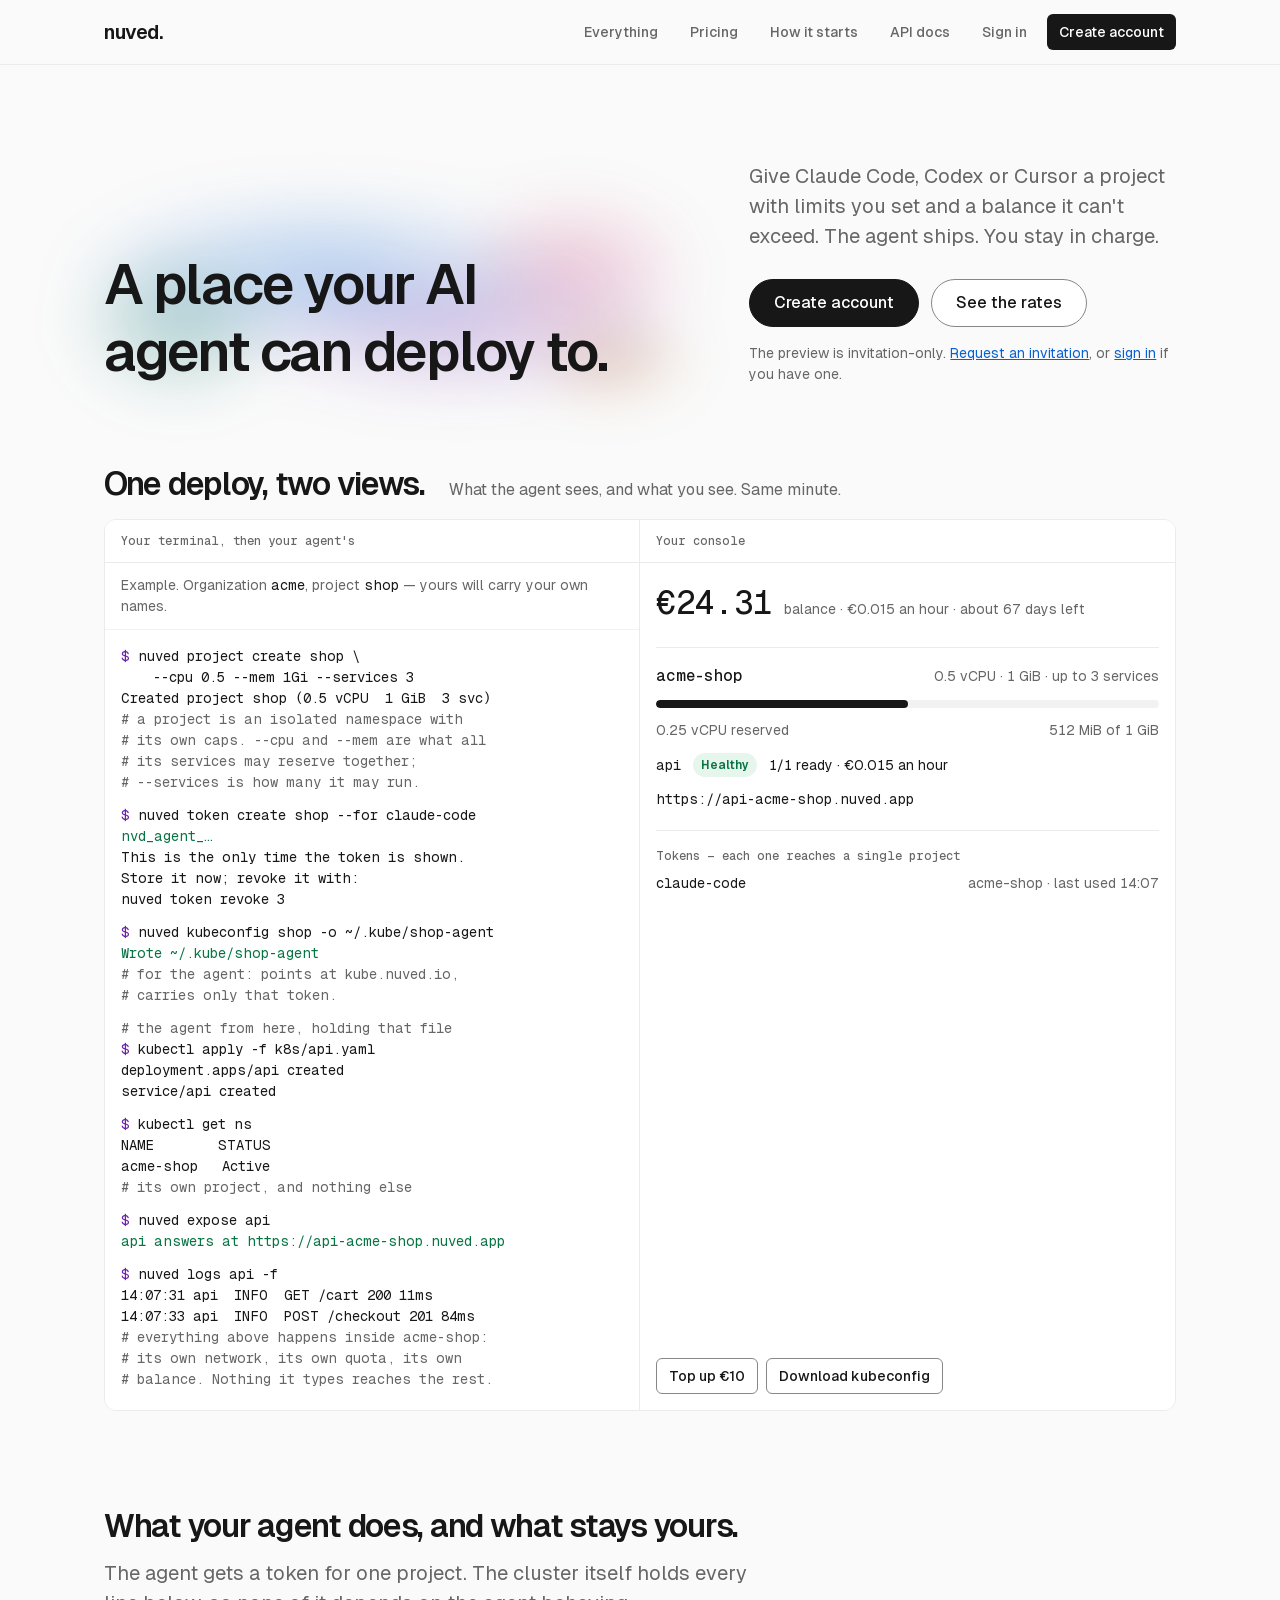
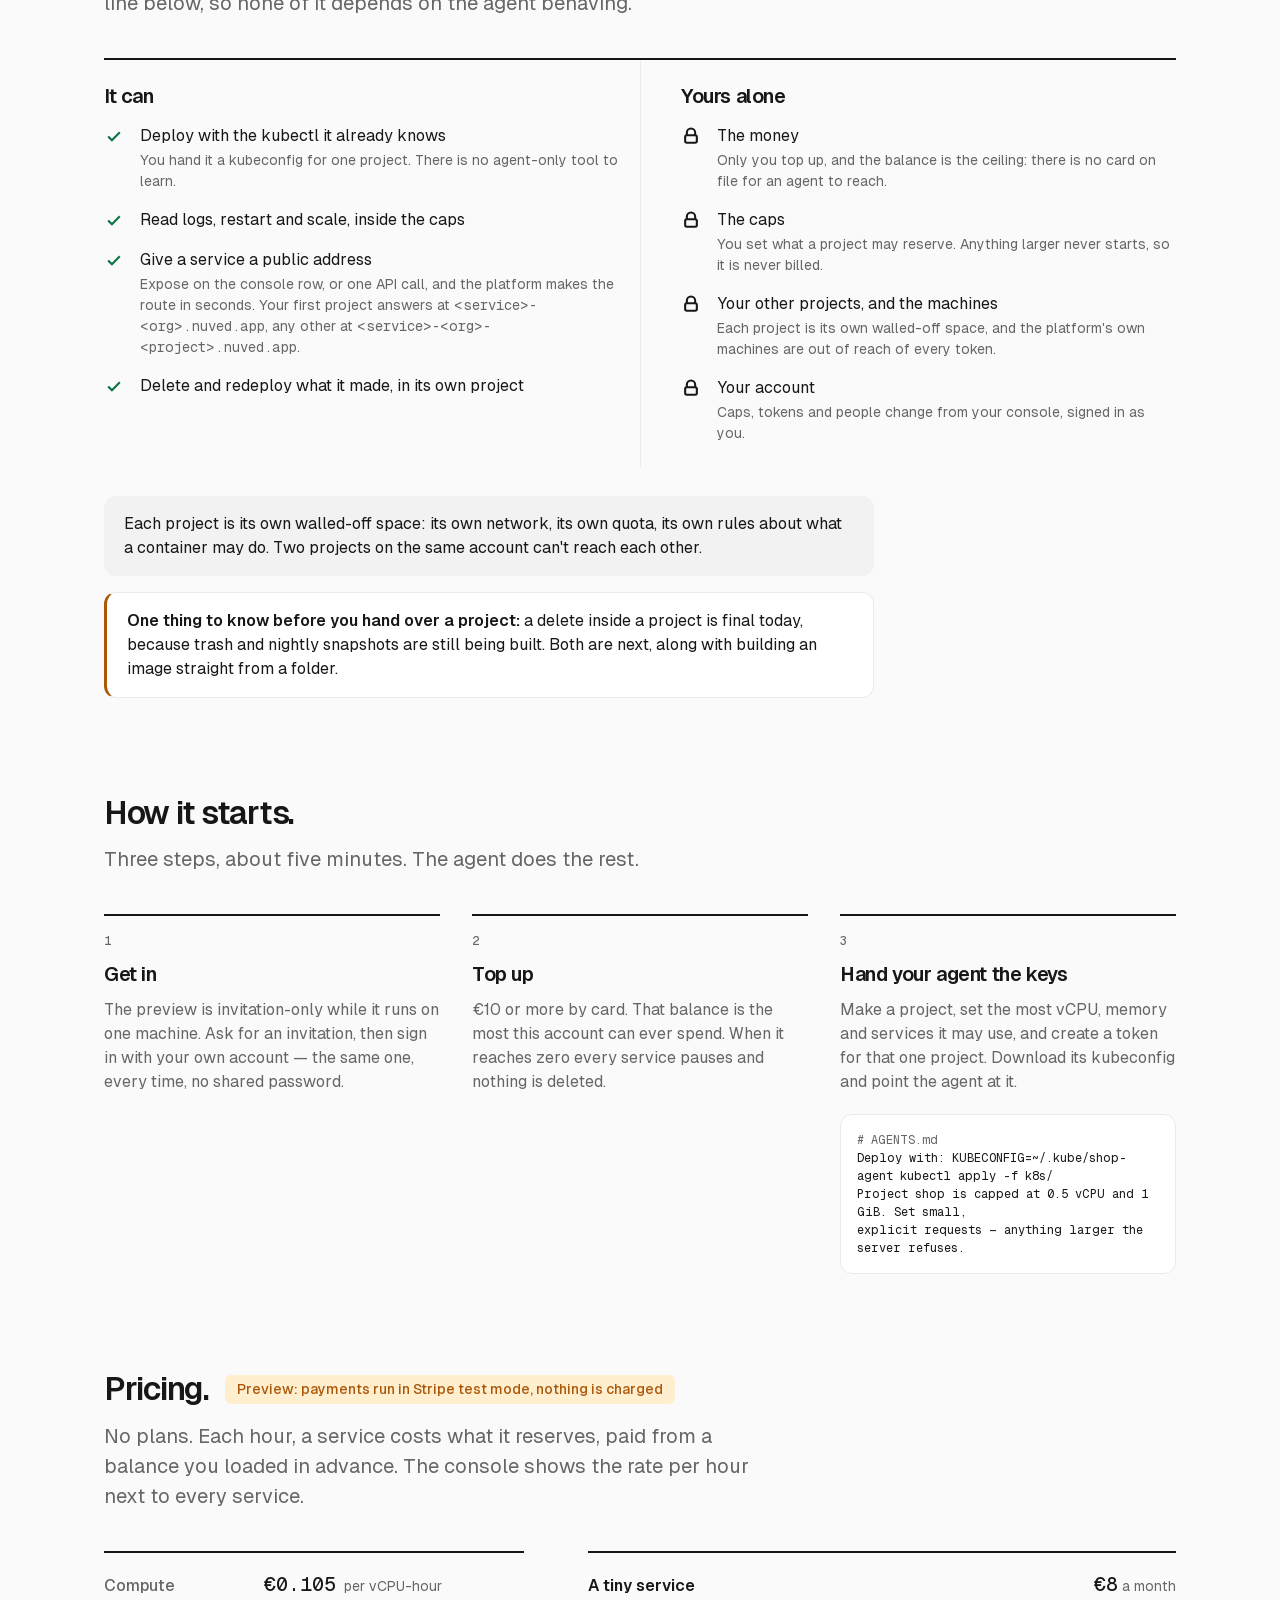
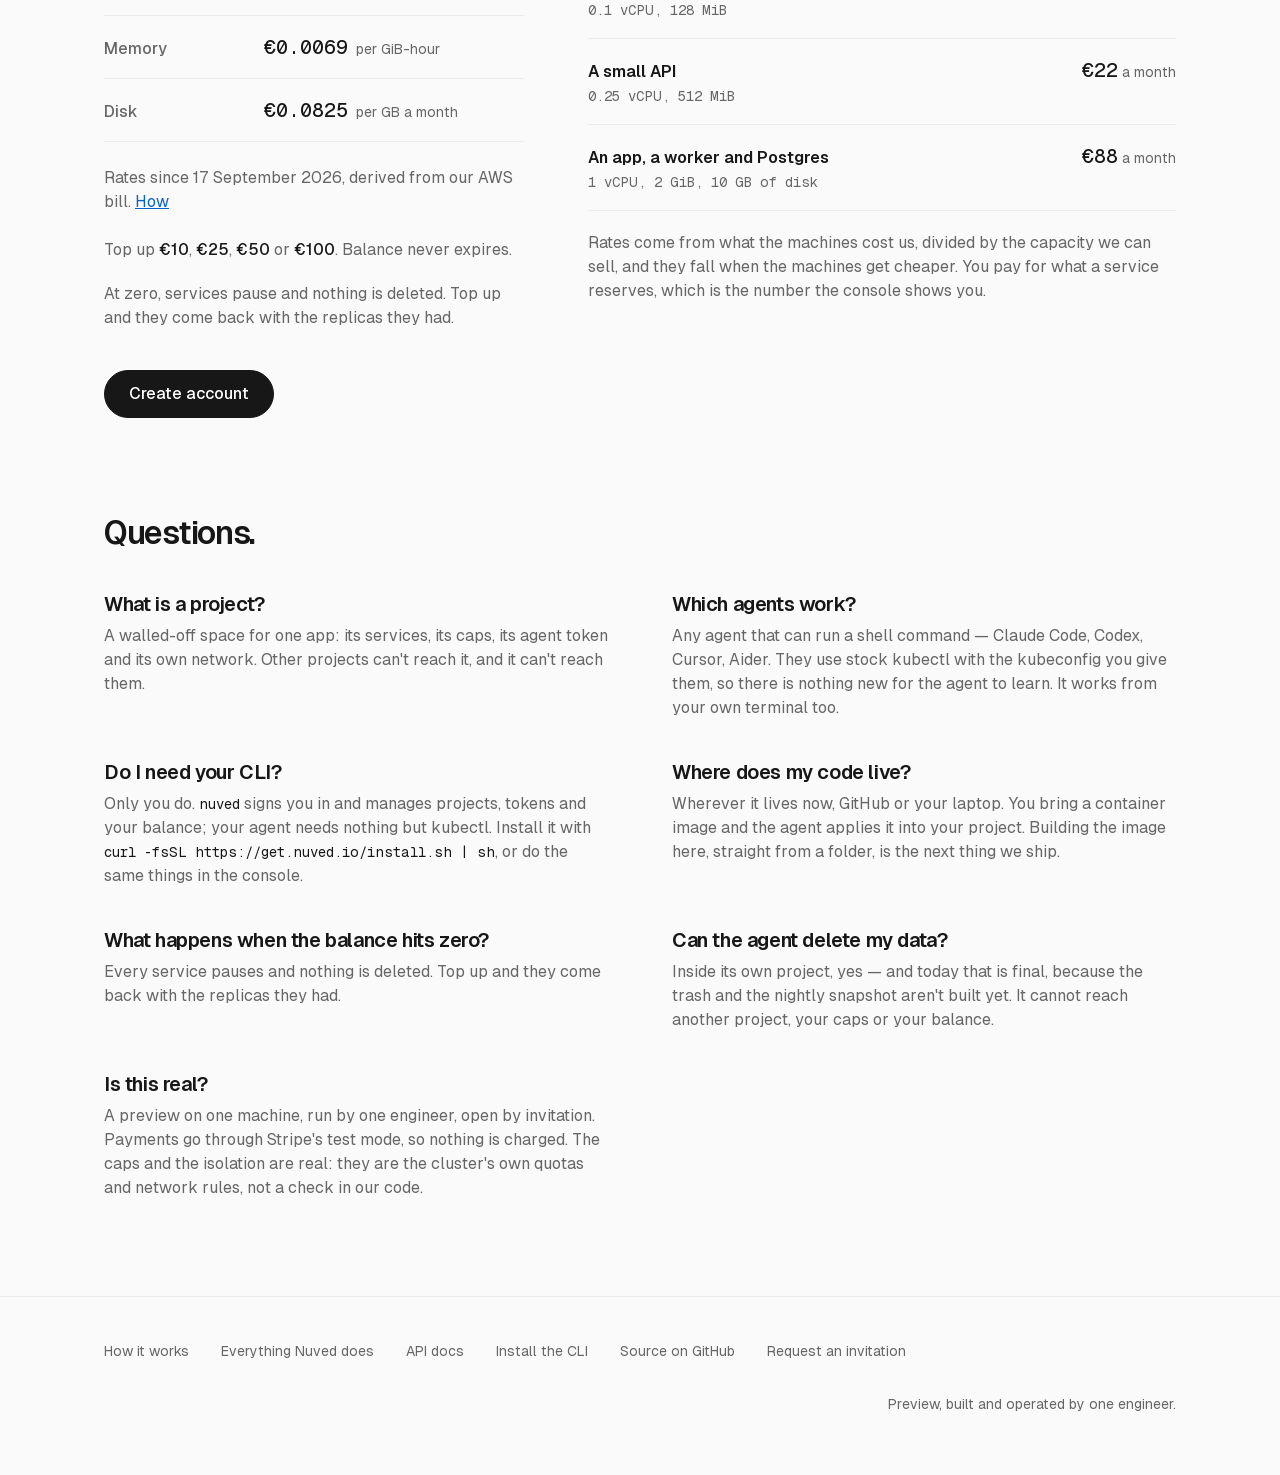
<file: apps/www/index.html>
<!doctype html>
<html lang="en">
<head>
<meta charset="utf-8">
<meta name="viewport" content="width=device-width, initial-scale=1">
<title>Nuved — a place your AI agent can deploy to</title>
<meta name="description" content="Give your coding agent a project with caps you set and a prepaid balance it cannot exceed. Stock kubectl, a public URL per service, and an hourly rate for what a service reserves.">
<meta name="color-scheme" content="light dark">
<link rel="icon" href="data:image/svg+xml,%3Csvg xmlns='http://www.w3.org/2000/svg' viewBox='0 0 32 32'%3E%3Crect width='32' height='32' rx='6' fill='%230B5563'/%3E%3Cpath d='M9 23V9l14 14V9' stroke='%23fff' stroke-width='3' fill='none' stroke-linecap='square'/%3E%3C/svg%3E">
<link rel="stylesheet" href="styles/tokens.css">
<style>
/* Every value comes from styles/tokens.css, the console's tokens under the console's names,
   which render.sh writes into this page in place of the <link> above. Geist Sans and Geist
   Mono (Vercel, SIL Open Font License 1.1) are served from this origin, so opening the page
   contacts nobody but us: see README.md. Light is the default; a dark system gets dark. */
*{box-sizing:border-box}
html{-webkit-text-size-adjust:100%}
body{
  margin:0; background:var(--color-ground); color:var(--color-text);
  font-family:var(--font-sans); font-size:var(--text-m); line-height:var(--leading-body);
  -webkit-font-smoothing:antialiased;
}
a{color:var(--color-link)}
a:hover{color:var(--color-link-hover)}
/* An inline link in a sentence keeps its line, and its padding gives it a 24 px target. */
main p a{padding-block:var(--space-1)}
:focus-visible{outline:var(--size-focus) solid var(--color-focus); outline-offset:var(--size-focus)}
.wrap{max-width:var(--size-site); margin:0 auto; padding-inline:var(--space-6)}
h1,h2,h3{margin:0; font-weight:var(--font-weight-semibold); line-height:var(--leading-tight); text-wrap:balance}
h1{font-size:var(--text-5xl); letter-spacing:var(--tracking-tighter)}
h2{font-size:var(--text-2xl); letter-spacing:var(--tracking-tighter)}
h3{font-size:var(--text-l); letter-spacing:var(--tracking-tight)}
p{margin:0}
.mono,code{font-family:var(--font-mono); font-variant-ligatures:none; font-variant-numeric:tabular-nums}
code{overflow-wrap:break-word}
.nw{white-space:nowrap}
.num{font-variant-numeric:tabular-nums}

/* top bar: the wordmark in ink, the nav in the app's 6 px shape, one ink button */
.top{border-bottom:var(--size-border) solid var(--color-line); background:var(--color-ground)}
.top .wrap{display:flex; flex-wrap:wrap; align-items:center; gap:var(--space-2) var(--space-6); padding-block:var(--space-3)}
.mark{display:inline-flex; align-items:center; min-height:var(--size-target); font-size:var(--text-l); font-weight:var(--font-weight-semibold); letter-spacing:var(--tracking-tight); color:var(--color-text); text-decoration:none}
.mark:hover{color:var(--color-text)}
.top nav{display:flex; flex-wrap:wrap; align-items:center; gap:var(--space-1) var(--space-2); margin-left:auto}
.top nav a{display:inline-flex; align-items:center; min-height:var(--size-target-nav); padding:0 var(--space-3); border-radius:var(--radius-m); font-size:var(--text-s); font-weight:var(--font-weight-medium); color:var(--color-text-dim); text-decoration:none; transition:background-color var(--duration-fast) var(--easing-standard)}
.top nav a:hover{color:var(--color-text); background:var(--color-ghost)}
.top nav a.go{background:var(--color-brand); color:var(--color-on-brand)}
.top nav a.go:hover{background:var(--color-brand-hover); color:var(--color-on-brand)}

/* hero: the only place the mesh is allowed (DESIGN-v2). It sits behind the headline, which is
   ink, and fades out inside the headline's own column, so no dim text ever lands on it. */
.hero{display:grid; grid-template-columns:minmax(0,7fr) minmax(0,5fr); gap:var(--space-8) var(--space-12); align-items:end; padding-top:var(--space-24); isolation:isolate}
.hero .head{position:relative}
.hero .head::before{
  content:""; position:absolute; z-index:-1; pointer-events:none;
  inset:calc(var(--space-16) * -1) 0 calc(var(--space-6) * -1) calc(var(--space-10) * -1);
  background:radial-gradient(closest-side at 18% 62%, color-mix(in srgb, var(--color-chart-4) 30%, transparent), transparent), radial-gradient(closest-side at 40% 38%, color-mix(in srgb, var(--color-chart-2) 28%, transparent), transparent), radial-gradient(closest-side at 62% 64%, color-mix(in srgb, var(--color-chart-3) 24%, transparent), transparent), radial-gradient(closest-side at 80% 36%, color-mix(in srgb, var(--color-chart-6) 22%, transparent), transparent), radial-gradient(closest-side at 86% 78%, color-mix(in srgb, var(--color-chart-5) 24%, transparent), transparent);
  filter:blur(var(--space-6));
}
.hero h1{max-width:14ch}
.hero .sub{font-size:var(--text-l); color:var(--color-text-dim); max-width:38ch}
.hero .cta{display:flex; flex-wrap:wrap; gap:var(--space-3); margin-top:var(--space-7)}
.hero .invite{margin-top:var(--space-4); font-size:var(--text-s); color:var(--color-text-dim); max-width:44ch}

/* buttons: the marketing pill is the homepage's shape; the console panel keeps the app's 6 px */
.btn{
  display:inline-flex; align-items:center; justify-content:center; text-align:center;
  min-height:var(--space-12); padding:0 var(--space-6); border-radius:var(--radius-pill);
  border:var(--size-border) solid var(--color-line-control); background:var(--color-surface); color:var(--color-text);
  font-family:inherit; font-size:var(--text-m); font-weight:var(--font-weight-medium); text-decoration:none; cursor:pointer;
  transition:background-color var(--duration-fast) var(--easing-standard), border-color var(--duration-fast) var(--easing-standard);
}
.btn:hover{background:var(--color-ghost); color:var(--color-text)}
.btn-primary{background:var(--color-brand); border-color:var(--color-brand); color:var(--color-on-brand)}
.btn-primary:hover{background:var(--color-brand-hover); border-color:var(--color-brand-hover); color:var(--color-on-brand)}
.btn-sm{min-height:var(--size-target-nav); padding:0 var(--space-3); border-radius:var(--radius-m); font-size:var(--text-s)}

/* the thesis: one deploy, two views, side by side in one hairline card */
.two{margin-top:var(--space-20)}
.two .lead{display:flex; flex-wrap:wrap; align-items:baseline; gap:var(--space-2) var(--space-6); margin-bottom:var(--space-4)}
.two .lead p{color:var(--color-text-dim)}
.views{display:grid; grid-template-columns:minmax(0,1fr) minmax(0,1fr); border:var(--size-border) solid var(--color-line); border-radius:var(--radius-l); overflow:hidden; background:var(--color-surface)}
.view-label{font-family:var(--font-mono); font-variant-ligatures:none; font-size:var(--text-xs); font-weight:var(--font-weight-medium); letter-spacing:var(--tracking-label); color:var(--color-text-dim); padding:var(--space-3) var(--space-4); border-bottom:var(--size-border) solid var(--color-line)}
.term{background:var(--color-term-bg); color:var(--color-term-text); border-right:var(--size-border) solid var(--color-line)}
.term .view-label{color:var(--color-term-dim)}
.term-note{margin:0; padding:var(--space-3) var(--space-4); font-size:var(--text-s); color:var(--color-term-dim); border-bottom:var(--size-border) solid var(--color-line-faint)}
.term-note .mono{color:var(--color-term-text)}
.term pre{margin:0; padding:var(--space-4) var(--space-4) var(--space-5); font-size:var(--text-s); line-height:var(--leading-body); white-space:pre-wrap; overflow-wrap:anywhere}
.term .p{color:var(--color-term-prompt)}
.term .ok{color:var(--color-term-ok)}
.term .no{color:var(--color-term-bad)}
.term .dim{color:var(--color-term-dim)}
.term .gap{display:block; height:var(--space-3)}
.con{background:var(--color-surface); display:flex; flex-direction:column}
.con .body{padding:var(--space-4); display:flex; flex-direction:column; gap:var(--space-5); flex:1}
.bal{display:flex; flex-wrap:wrap; align-items:baseline; gap:var(--space-1) var(--space-3)}
.bal .amt{font-family:var(--font-mono); font-variant-ligatures:none; font-size:var(--text-2xl); font-weight:var(--font-weight-medium)}
.bal .rate{font-size:var(--text-s); color:var(--color-text-dim)}
/* one card level: the project is a block between hairlines, not a card in the card */
.proj{border-top:var(--size-border) solid var(--color-line); padding-top:var(--space-4); display:flex; flex-direction:column; gap:var(--space-3)}
.proj .head{display:flex; flex-wrap:wrap; justify-content:space-between; gap:var(--space-1) var(--space-3); align-items:baseline}
.proj .head b{font-family:var(--font-mono); font-variant-ligatures:none; font-weight:var(--font-weight-medium)}
.proj .caps{font-size:var(--text-s); color:var(--color-text-dim)}
.meter{height:var(--size-meter); background:var(--color-sunken); border-radius:var(--radius-pill); overflow:hidden}
.meter i{display:block; height:100%; width:50%; background:var(--color-chart-1); border-radius:var(--radius-pill)}
.meter-cap{display:flex; flex-wrap:wrap; justify-content:space-between; gap:var(--space-1) var(--space-3); font-size:var(--text-s); color:var(--color-text-dim)}
.svc{display:flex; flex-wrap:wrap; align-items:center; gap:var(--space-2) var(--space-3); font-size:var(--text-s)}
.svc .url{font-size:var(--text-s); overflow-wrap:anywhere}
.pill{display:inline-flex; align-items:center; height:var(--size-chip); padding:0 var(--space-2); border-radius:var(--radius-pill); font-size:var(--text-xs); font-weight:var(--font-weight-semibold); white-space:nowrap; background:var(--color-ok-bg); color:var(--color-ok)}
.pill.no{background:var(--color-bad-bg); color:var(--color-bad)}
.toks{border-top:var(--size-border) solid var(--color-line); padding-top:var(--space-4)}
.toks h4{margin:0 0 var(--space-2); font-family:var(--font-mono); font-variant-ligatures:none; font-size:var(--text-xs); font-weight:var(--font-weight-medium); color:var(--color-text-dim)}
.toks .row{display:flex; flex-wrap:wrap; align-items:baseline; justify-content:space-between; gap:var(--space-1) var(--space-3); font-size:var(--text-s)}
.toks .row span:last-child{color:var(--color-text-dim)}
.con .acts{display:flex; flex-wrap:wrap; gap:var(--space-2); margin-top:auto; padding-top:var(--space-2)}

/* sections */
section{padding-top:var(--space-24)}
.sec-head{max-width:var(--size-measure); margin-bottom:var(--space-10); display:flex; flex-direction:column; gap:var(--space-3)}
.sec-head p{color:var(--color-text-dim); font-size:var(--text-l)}

/* can / can't ledger */
.ledger{display:grid; grid-template-columns:minmax(0,1fr) minmax(0,1fr); border-top:var(--size-border-strong) solid var(--color-text)}
.ledger > div{padding:var(--space-6) 0}
.ledger > div + div{border-left:var(--size-border) solid var(--color-line); padding-left:var(--space-10)}
.ledger h3{margin-bottom:var(--space-4)}
.ledger ul{list-style:none; margin:0; padding:0; display:flex; flex-direction:column; gap:var(--space-4)}
.ledger li{display:grid; grid-template-columns:var(--space-6) minmax(0,1fr); gap:var(--space-3); align-items:start}
.ledger li svg{width:var(--space-5); height:var(--space-5); margin-top:calc(var(--space-1) / 2)}
.ledger .can li svg{color:var(--color-ok)}
.ledger .cant li svg{color:var(--color-text)}
.ledger li small{display:block; color:var(--color-text-dim); font-size:var(--text-s); margin-top:calc(var(--space-1) / 2)}
.enforced{margin-top:var(--space-7); padding:var(--space-4) var(--space-5); background:var(--color-sunken); color:var(--color-text); border-radius:var(--radius-l); max-width:70ch}
.notyet{margin-top:var(--space-4); padding:var(--space-4) var(--space-5); background:var(--color-surface); border:var(--size-border) solid var(--color-line); border-left:var(--size-step) solid var(--color-warn); border-radius:var(--radius-l); max-width:70ch; color:var(--color-text)}
.notyet b{font-weight:var(--font-weight-semibold)}

/* how it starts */
.steps{counter-reset:s; list-style:none; margin:0; padding:0; display:grid; grid-template-columns:repeat(3,minmax(0,1fr)); gap:var(--space-8)}
.steps li{counter-increment:s; display:flex; flex-direction:column; gap:var(--space-3); padding-top:var(--space-4); border-top:var(--size-border-strong) solid var(--color-text)}
.steps li::before{content:counter(s); font-family:var(--font-mono); font-variant-ligatures:none; font-size:var(--text-xs); font-weight:var(--font-weight-medium); color:var(--color-text-dim)}
.steps p{color:var(--color-text-dim)}
.snippet{margin:var(--space-2) 0 0; padding:var(--space-4); background:var(--color-term-bg); color:var(--color-term-text); border:var(--size-border) solid var(--color-line); border-radius:var(--radius-l); font-size:var(--text-xs); line-height:var(--leading-body); white-space:pre-wrap; overflow-wrap:anywhere}
.snippet .dim{color:var(--color-term-dim)}

/* pricing: money is a figure a machine produced, so it is set in Geist Mono */
.price-head{display:flex; flex-wrap:wrap; align-items:center; gap:var(--space-3) var(--space-4)}
.badge{display:inline-flex; align-items:center; min-height:var(--size-chip); padding:var(--space-1) var(--space-3); border-radius:var(--radius-m); background:var(--color-warn-bg); color:var(--color-warn); font-size:var(--text-s); font-weight:var(--font-weight-medium)}
.pricing{display:grid; grid-template-columns:minmax(0,5fr) minmax(0,7fr); gap:var(--space-10) var(--space-16); align-items:start}
.rates{width:100%; border-collapse:collapse}
.rates th,.rates td{text-align:left; padding:var(--space-4) 0; border-bottom:var(--size-border) solid var(--color-line); vertical-align:baseline}
.rates th{font-weight:var(--font-weight-medium); color:var(--color-text-dim); width:38%}
.rates td{font-family:var(--font-mono); font-variant-ligatures:none; font-size:var(--text-l); font-weight:var(--font-weight-medium)}
.rates td small{font-family:var(--font-sans); font-weight:var(--font-weight-regular); font-size:var(--text-s); color:var(--color-text-dim); margin-left:var(--space-2)}
.rates tr:first-child th,.rates tr:first-child td{border-top:var(--size-border-strong) solid var(--color-text)}
.topups{margin-top:var(--space-6); color:var(--color-text-dim)}
.topups b{color:var(--color-text); font-weight:var(--font-weight-medium)}
.examples{list-style:none; margin:0; padding:0; border-top:var(--size-border-strong) solid var(--color-text)}
.examples li{display:grid; grid-template-columns:minmax(0,1fr) auto; gap:var(--space-1) var(--space-6); padding:var(--space-4) 0; border-bottom:var(--size-border) solid var(--color-line); align-items:baseline}
.examples b{display:block; font-weight:var(--font-weight-semibold)}
.examples .spec{font-family:var(--font-mono); font-variant-ligatures:none; font-size:var(--text-s); color:var(--color-text-dim)}
.examples .cost{font-family:var(--font-mono); font-variant-ligatures:none; font-size:var(--text-l); font-weight:var(--font-weight-medium); white-space:nowrap}
.examples .cost small{font-family:var(--font-sans); font-size:var(--text-s); font-weight:var(--font-weight-regular); color:var(--color-text-dim); margin-left:var(--space-1)}
.zero{margin-top:var(--space-5); color:var(--color-text-dim); max-width:52ch}
.price-cta{margin-top:var(--space-10)}

/* faq */
.faq{display:grid; grid-template-columns:repeat(auto-fit,minmax(min(100%, calc(var(--space-20) * 4)),1fr)); gap:var(--space-10) var(--space-16)}
.faq h3{margin-bottom:var(--space-2)}
.faq p{color:var(--color-text-dim); max-width:46ch}
.faq code{font-size:var(--text-s); color:var(--color-text)}

footer{margin-top:var(--space-24); border-top:var(--size-border) solid var(--color-line); background:var(--color-ground); padding:var(--space-8) 0 var(--space-12)}
footer .wrap{display:flex; flex-wrap:wrap; gap:var(--space-2) var(--space-8); align-items:baseline}
footer a{display:inline-block; padding:var(--space-3) 0; font-size:var(--text-s); color:var(--color-text-dim); text-decoration:none}
footer a:hover{color:var(--color-text); text-decoration:underline}
footer p{font-size:var(--text-s); color:var(--color-text-dim); margin-left:auto; padding:var(--space-3) 0}

@media (max-width:900px){
  .hero{grid-template-columns:1fr; align-items:start}
  .views{grid-template-columns:minmax(0,1fr)}
  .term{border-right:0; border-bottom:var(--size-border) solid var(--color-line)}
  .pricing{grid-template-columns:1fr}
  .steps{grid-template-columns:1fr}
  .ledger{grid-template-columns:1fr}
  .ledger > div + div{border-left:0; padding-left:0; border-top:var(--size-border) solid var(--color-line)}
}
@media (max-width:640px){
  h1{font-size:var(--text-3xl)}
  h2{font-size:var(--text-xl); letter-spacing:var(--tracking-tight)}
  .wrap{padding-inline:var(--space-4)}
  .hero{padding-top:var(--space-12)}
  .hero .head::before{inset:calc(var(--space-8) * -1) calc(var(--space-4) * -1) 0}
  .hero .cta{flex-direction:column; align-items:stretch}
  .btn{width:100%}
  .con .acts .btn{width:auto; flex:1}
  .two{margin-top:var(--space-12)}
  section{padding-top:var(--space-16)}
  /* The phone's smallest size is 14 px (tokens), too wide for the panel's 45-character lines
     on a 390 px phone: the lines stay whole and scroll inside the box, never the page. */
  .term pre{font-size:var(--text-xs); padding:var(--space-4) var(--space-3) var(--space-5); white-space:pre; overflow-wrap:normal; overflow-x:auto}
  .term-note{padding:var(--space-3)}
  .sec-head p{font-size:var(--text-m)}
  footer{margin-top:var(--space-16)}
  footer p{margin-left:0}
}
@media (prefers-reduced-motion:reduce){*{transition:none !important; animation:none !important}}
</style>
</head>
<body>

<header class="top">
  <div class="wrap">
    <a class="mark" href="/">nuved<span>.</span></a>
    <nav aria-label="Sections">
      <a href="/features">Everything</a>
      <a href="#pricing">Pricing</a>
      <a href="#how">How it starts</a>
      <a href="https://api.nuved.io/docs">API docs</a>
      <a href="https://console.nuved.io/login">Sign in</a>
      <a class="go" href="https://console.nuved.io/signup">Create account</a>
    </nav>
  </div>
</header>

<main>
  <div class="wrap">
    <div class="hero">
      <div class="head">
        <h1>A place your AI agent can deploy to.</h1>
      </div>
      <div>
        <p class="sub">Give Claude Code, Codex or Cursor a project with limits you set and a balance it can't exceed. The agent ships. You stay in charge.</p>
        <div class="cta">
          <a class="btn btn-primary" href="https://console.nuved.io/signup">Create account</a>
          <a class="btn btn-secondary" href="#pricing">See the rates</a>
        </div>
        <p class="invite">The preview is invitation-only. <a href="mailto:hello@nuved.io?subject=Invitation%20to%20the%20Nuved%20preview">Request an invitation</a>, or <a href="https://console.nuved.io/login">sign in</a> if you have one.</p>
      </div>
    </div>

    <div class="two">
      <div class="lead">
        <h2>One deploy, two views.</h2>
        <p>What the agent sees, and what you see. Same minute.</p>
      </div>
      <div class="views">
        <div class="term">
          <div class="view-label">Your terminal, then your agent's</div>
          <p class="term-note">Example. Organization <span class="mono">acme</span>, project <span class="mono">shop</span> — yours will carry your own names.</p>
<pre class="mono" tabindex="0"><span class="p">$</span> nuved project create shop \
    --cpu 0.5 --mem 1Gi --services 3
Created project shop (0.5 vCPU  1 GiB  3 svc)
<span class="dim"># a project is an isolated namespace with
# its own caps. --cpu and --mem are what all
# its services may reserve together;
# --services is how many it may run.</span>
<span class="gap"></span><span class="p">$</span> nuved token create shop --for claude-code
<span class="ok">nvd_agent_…</span>
This is the only time the token is shown.
Store it now; revoke it with:
nuved token revoke 3
<span class="gap"></span><span class="p">$</span> nuved kubeconfig shop -o ~/.kube/shop-agent
<span class="ok">Wrote ~/.kube/shop-agent</span>
<span class="dim"># for the agent: points at kube.nuved.io,
# carries only that token.</span>
<span class="gap"></span><span class="dim"># the agent from here, holding that file</span>
<span class="p">$</span> kubectl apply -f k8s/api.yaml
deployment.apps/api created
service/api created
<span class="gap"></span><span class="p">$</span> kubectl get ns
NAME        STATUS
acme-shop   Active
<span class="dim"># its own project, and nothing else</span>
<span class="gap"></span><span class="p">$</span> nuved expose api
<span class="ok">api answers at https://api-acme-shop.nuved.app</span>
<span class="gap"></span><span class="p">$</span> nuved logs api -f
14:07:31 api  INFO  GET /cart 200 11ms
14:07:33 api  INFO  POST /checkout 201 84ms
<span class="dim"># everything above happens inside acme-shop:
# its own network, its own quota, its own
# balance. Nothing it types reaches the rest.</span></pre>
        </div>
        <div class="con">
          <div class="view-label">Your console</div>
          <div class="body">
            <div class="bal">
              <span class="amt num">€24.31</span>
              <span class="rate">balance · €0.015 an hour · about 67 days left</span>
            </div>
            <div class="proj">
              <div class="head">
                <b>acme-shop</b>
                <span class="caps num">0.5 vCPU · 1 GiB · up to 3 services</span>
              </div>
              <div class="meter" role="img" aria-label="0.25 of 0.5 vCPU reserved"><i></i></div>
              <div class="meter-cap num"><span>0.25 vCPU reserved</span><span>512 MiB of 1 GiB</span></div>
              <div class="svc"><span class="mono">api</span><span class="pill">Healthy</span><span class="num">1/1 ready · €0.015 an hour</span></div>
              <div class="svc"><span class="url mono">https://api-acme-shop.nuved.app</span></div>
            </div>
            <div class="toks">
              <h4>Tokens — each one reaches a single project</h4>
              <div class="row"><span class="mono">claude-code</span><span class="num">acme-shop · last used 14:07</span></div>
            </div>
            <div class="acts">
              <a class="btn btn-sm btn-quiet" href="https://console.nuved.io/login">Top up €10</a>
              <a class="btn btn-sm btn-quiet" href="https://console.nuved.io/login">Download kubeconfig</a>
            </div>
          </div>
        </div>
      </div>
    </div>
  </div>

  <section class="wrap" id="rules">
    <div class="sec-head">
      <h2>What your agent does, and what stays yours.</h2>
      <p>The agent gets a token for one project. The cluster itself holds every line below, so none of it depends on the agent behaving.</p>
    </div>
    <div class="ledger">
      <div class="can">
        <h3>It can</h3>
        <ul>
          <li><svg viewBox="0 0 24 24" fill="none" stroke="currentColor" stroke-width="2.5" aria-hidden="true"><path d="M5 12.5l4.5 4.5L19 7.5"/></svg><span>Deploy with the kubectl it already knows<small>You hand it a kubeconfig for one project. There is no agent-only tool to learn.</small></span></li>
          <li><svg viewBox="0 0 24 24" fill="none" stroke="currentColor" stroke-width="2.5" aria-hidden="true"><path d="M5 12.5l4.5 4.5L19 7.5"/></svg><span>Read logs, restart and scale, inside the caps</span></li>
          <li><svg viewBox="0 0 24 24" fill="none" stroke="currentColor" stroke-width="2.5" aria-hidden="true"><path d="M5 12.5l4.5 4.5L19 7.5"/></svg><span>Give a service a public address<small>Expose on the console row, or one API call, and the platform makes the route in seconds. Your first project answers at <span class="mono">&lt;service&gt;-&lt;org&gt;.nuved.app</span>, any other at <span class="mono">&lt;service&gt;-&lt;org&gt;-&lt;project&gt;.nuved.app</span>.</small></span></li>
          <li><svg viewBox="0 0 24 24" fill="none" stroke="currentColor" stroke-width="2.5" aria-hidden="true"><path d="M5 12.5l4.5 4.5L19 7.5"/></svg><span>Delete and redeploy what it made, in its own project</span></li>
        </ul>
      </div>
      <div class="cant">
        <h3>Yours alone</h3>
        <ul>
          <li><svg viewBox="0 0 24 24" fill="none" stroke="currentColor" stroke-width="2.5" aria-hidden="true"><path d="M7 11V8a5 5 0 0 1 10 0v3"/><rect x="5" y="11" width="14" height="9" rx="2"/></svg><span>The money<small>Only you top up, and the balance is the ceiling: there is no card on file for an agent to reach.</small></span></li>
          <li><svg viewBox="0 0 24 24" fill="none" stroke="currentColor" stroke-width="2.5" aria-hidden="true"><path d="M7 11V8a5 5 0 0 1 10 0v3"/><rect x="5" y="11" width="14" height="9" rx="2"/></svg><span>The caps<small>You set what a project may reserve. Anything larger never starts, so it is never billed.</small></span></li>
          <li><svg viewBox="0 0 24 24" fill="none" stroke="currentColor" stroke-width="2.5" aria-hidden="true"><path d="M7 11V8a5 5 0 0 1 10 0v3"/><rect x="5" y="11" width="14" height="9" rx="2"/></svg><span>Your other projects, and the machines<small>Each project is its own walled-off space, and the platform's own machines are out of reach of every token.</small></span></li>
          <li><svg viewBox="0 0 24 24" fill="none" stroke="currentColor" stroke-width="2.5" aria-hidden="true"><path d="M7 11V8a5 5 0 0 1 10 0v3"/><rect x="5" y="11" width="14" height="9" rx="2"/></svg><span>Your account<small>Caps, tokens and people change from your console, signed in as you.</small></span></li>
        </ul>
      </div>
    </div>
    <p class="enforced">Each project is its own walled-off space: its own network, its own quota, its own rules about what a container may do. Two projects on the same account can't reach each other.</p>
    <p class="notyet"><b>One thing to know before you hand over a project:</b> a delete inside a project is final today, because trash and nightly snapshots are still being built. Both are next, along with building an image straight from a folder.</p>
  </section>

  <section class="wrap" id="how">
    <div class="sec-head">
      <h2>How it starts.</h2>
      <p>Three steps, about five minutes. The agent does the rest.</p>
    </div>
    <ol class="steps">
      <li>
        <h3>Get in</h3>
        <p>The preview is invitation-only while it runs on one machine. Ask for an invitation, then sign in with your own account — the same one, every time, no shared password.</p>
      </li>
      <li>
        <h3>Top up</h3>
        <p>€10 or more by card. That balance is the most this account can ever spend. When it reaches zero every service pauses and nothing is deleted.</p>
      </li>
      <li>
        <h3>Hand your agent the keys</h3>
        <p>Make a project, set the most vCPU, memory and services it may use, and create a token for that one project. Download its kubeconfig and point the agent at it.</p>
<pre class="snippet mono"><span class="dim"># AGENTS.md</span>
Deploy with: KUBECONFIG=~/.kube/shop-agent kubectl apply -f k8s/
Project shop is capped at 0.5 vCPU and 1 GiB. Set small,
explicit requests — anything larger the server refuses.</pre>
      </li>
    </ol>
  </section>

  <section class="wrap" id="pricing">
    <div class="sec-head">
      <div class="price-head">
        <h2>Pricing.</h2>
        <span class="badge">Preview: payments run in Stripe test mode, nothing is charged</span>
      </div>
      <p>No plans. Each hour, a service costs what it reserves, paid from a balance you loaded in advance. The console shows the rate per hour next to every service.</p>
    </div>
    <div class="pricing">
      <div>
        <table class="rates">
          <tr><th scope="row">Compute</th><td class="num"><!--rate:cpu-->€0.105<!--/rate--><small>per vCPU-hour</small></td></tr>
          <tr><th scope="row">Memory</th><td class="num"><!--rate:mem-->€0.0069<!--/rate--><small>per GiB-hour</small></td></tr>
          <tr><th scope="row">Disk</th><td class="num"><!--rate:disk-->€0.0825<!--/rate--><small>per GB a month</small></td></tr>
        </table>
        <p class="topups">Rates since <!--rate:since-->17 September 2026<!--/rate-->, derived from our AWS bill. <a href="/how-it-works#enforced">How</a></p>
        <p class="topups">Top up <b>€10</b>, <b>€25</b>, <b>€50</b> or <b>€100</b>. Balance never expires.</p>
        <p class="zero">At zero, services pause and nothing is deleted. Top up and they come back with the replicas they had.</p>
      </div>
      <div>
        <ul class="examples" aria-label="What things cost">
          <li><span><b>A tiny service</b><span class="spec num">0.1 vCPU, 128 MiB</span></span><span class="cost num"><!--rate:ex_tiny-->€8<!--/rate--><small>a month</small></span></li>
          <li><span><b>A small API</b><span class="spec num">0.25 vCPU, 512 MiB</span></span><span class="cost num"><!--rate:ex_small-->€22<!--/rate--><small>a month</small></span></li>
          <li><span><b>An app, a worker and Postgres</b><span class="spec num">1 vCPU, 2 GiB, 10 GB of disk</span></span><span class="cost num"><!--rate:ex_app-->€88<!--/rate--><small>a month</small></span></li>
        </ul>
        <p class="zero">Rates come from what the machines cost us<!--rate:margin--><!--/rate-->, divided by the capacity we can sell, and they fall when the machines get cheaper. You pay for what a service reserves, which is the number the console shows you.</p>
      </div>
    </div>
    <div class="price-cta">
      <a class="btn btn-primary" href="https://console.nuved.io/signup">Create account</a>
    </div>
  </section>

  <section class="wrap" id="faq">
    <div class="sec-head">
      <h2>Questions.</h2>
    </div>
    <div class="faq">
      <div>
        <h3>What is a project?</h3>
        <p>A walled-off space for one app: its services, its caps, its agent token and its own network. Other projects can't reach it, and it can't reach them.</p>
      </div>
      <div>
        <h3>Which agents work?</h3>
        <p>Any agent that can run a shell command — Claude Code, Codex, Cursor, Aider. They use stock kubectl with the kubeconfig you give them, so there is nothing new for the agent to learn. It works from your own terminal too.</p>
      </div>
      <div>
        <h3>Do I need your CLI?</h3>
        <p>Only you do. <code>nuved</code> signs you in and manages projects, tokens and your balance; your agent needs nothing but kubectl. Install it with <code>curl <span class="nw">-fsSL</span> https://get.nuved.io/install.sh | sh</code>, or do the same things in the console.</p>
      </div>
      <div>
        <h3>Where does my code live?</h3>
        <p>Wherever it lives now, GitHub or your laptop. You bring a container image and the agent applies it into your project. Building the image here, straight from a folder, is the next thing we ship.</p>
      </div>
      <div>
        <h3>What happens when the balance hits zero?</h3>
        <p>Every service pauses and nothing is deleted. Top up and they come back with the replicas they had.</p>
      </div>
      <div>
        <h3>Can the agent delete my data?</h3>
        <p>Inside its own project, yes — and today that is final, because the trash and the nightly snapshot aren't built yet. It cannot reach another project, your caps or your balance.</p>
      </div>
      <div>
        <h3>Is this real?</h3>
        <p>A preview on one machine, run by one engineer, open by invitation. Payments go through Stripe's test mode, so nothing is charged. The caps and the isolation are real: they are the cluster's own quotas and network rules, not a check in our code.</p>
      </div>
    </div>
  </section>
</main>

<footer>
  <div class="wrap">
    <a href="/how-it-works">How it works</a>
    <a href="/features">Everything Nuved does</a>
    <a href="https://api.nuved.io/docs">API docs</a>
    <a href="https://get.nuved.io/">Install the CLI</a>
    <a href="https://github.com/nuved/platform-gitops">Source on GitHub</a>
    <a href="mailto:hello@nuved.io?subject=Invitation%20to%20the%20Nuved%20preview">Request an invitation</a>
    <p>Preview, built and operated by one engineer.</p>
  </div>
</footer>

</body>
</html>
</file>
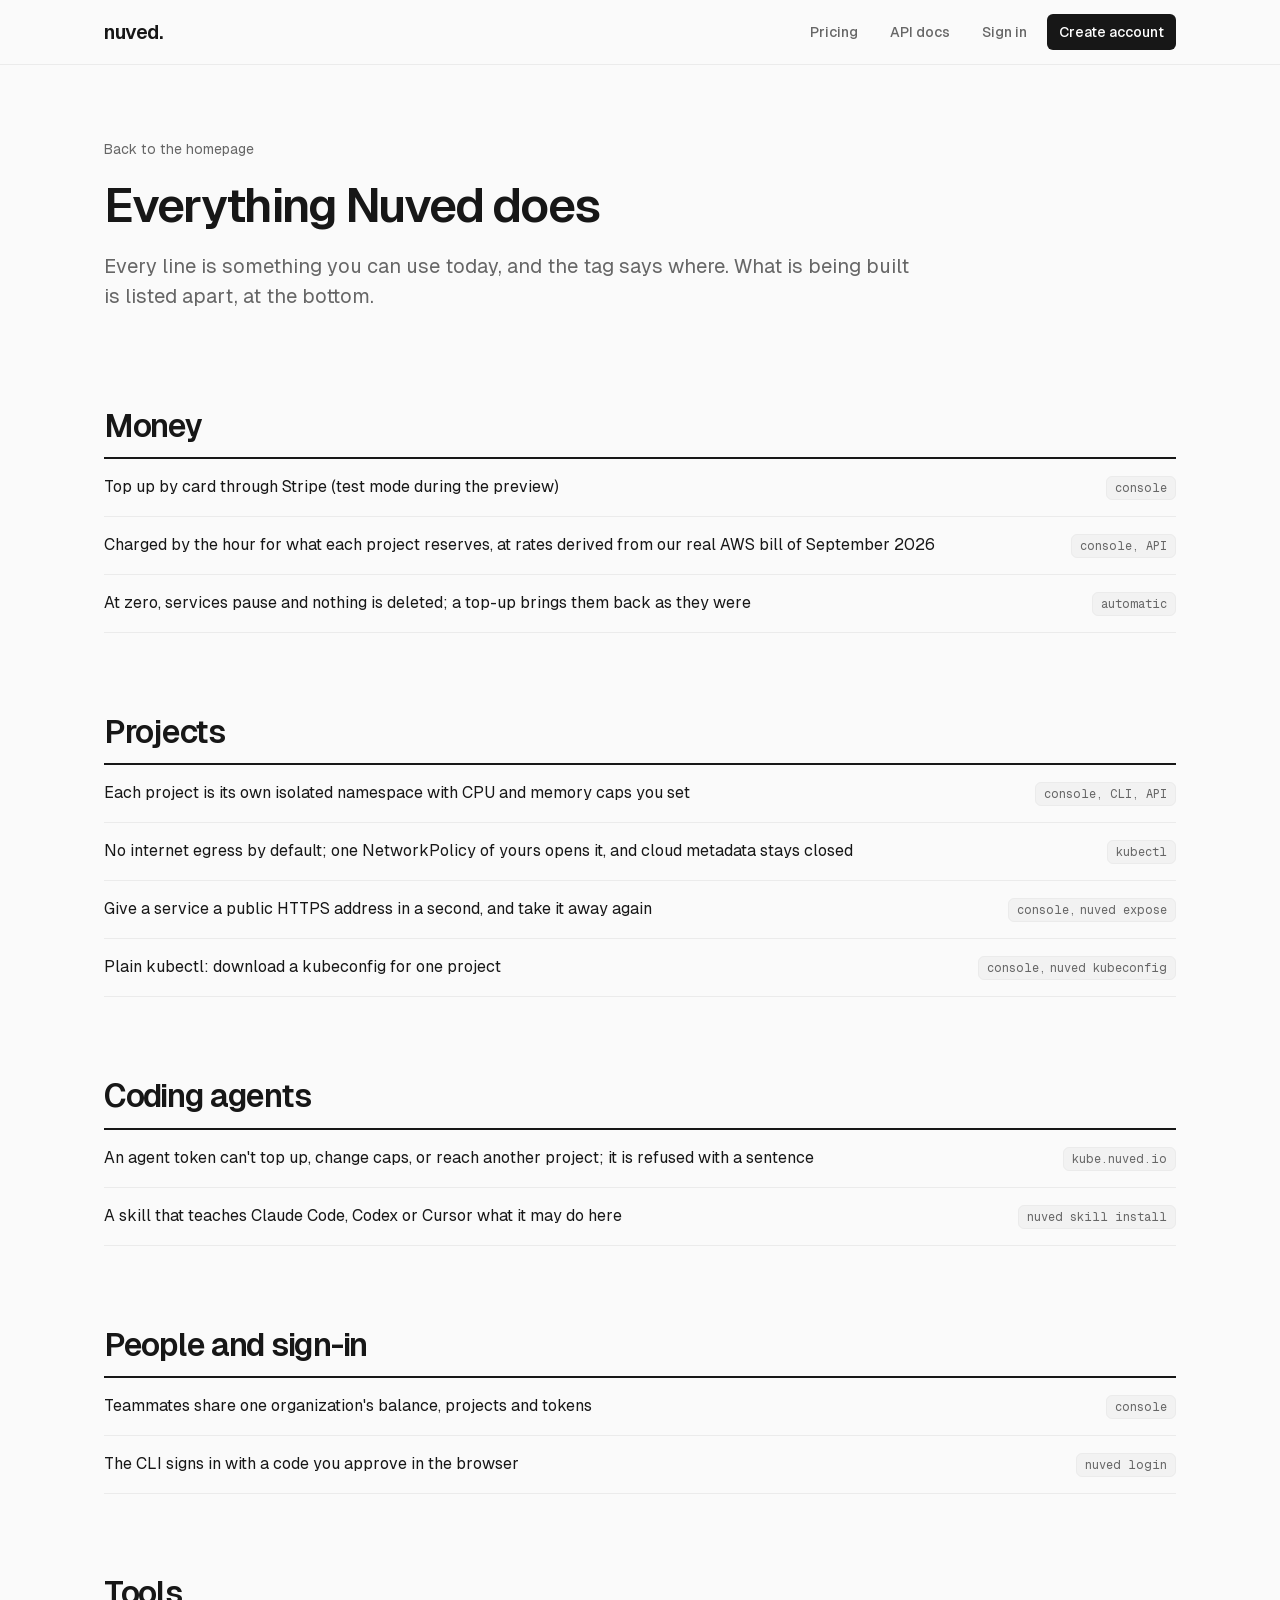
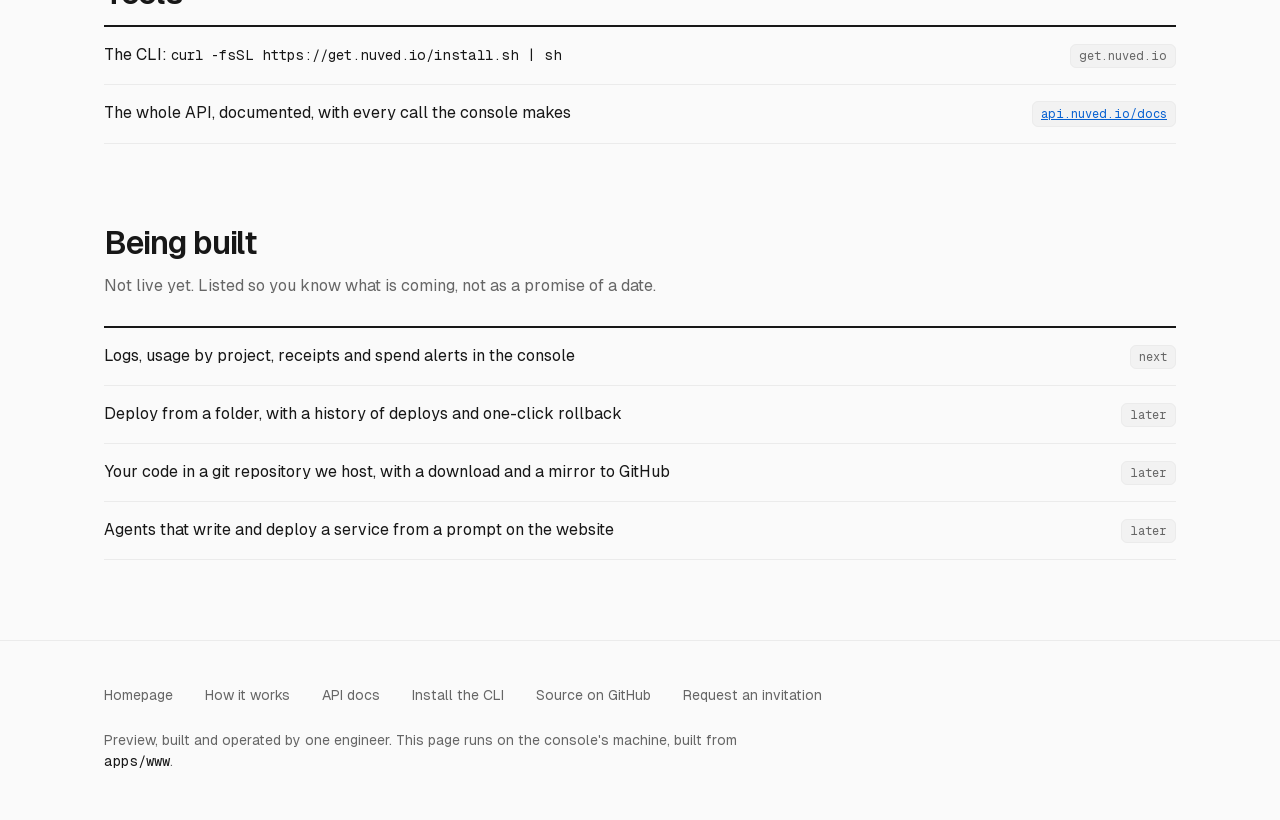
<file: apps/www/features.html>
<!doctype html>
<html lang="en">
<head>
<meta charset="utf-8">
<meta name="viewport" content="width=device-width, initial-scale=1">
<title>Everything Nuved does</title>
<meta name="description" content="Every Nuved feature you can use today and where to find it, with what is still being built listed apart.">
<meta name="color-scheme" content="light dark">
<link rel="icon" href="data:image/svg+xml,%3Csvg xmlns='http://www.w3.org/2000/svg' viewBox='0 0 32 32'%3E%3Crect width='32' height='32' rx='6' fill='%230B5563'/%3E%3Cpath d='M9 23V9l14 14V9' stroke='%23fff' stroke-width='3' fill='none' stroke-linecap='square'/%3E%3C/svg%3E">
<link rel="stylesheet" href="styles/tokens.css">
<style>
/* Every value comes from styles/tokens.css, the console's tokens under the console's names,
   which render.sh writes into this page in place of the <link> above. Geist Sans and Geist
   Mono (Vercel, SIL Open Font License 1.1) are served from this origin: see README.md.
   Light is the default; a dark system gets dark. */
*{box-sizing:border-box}
html{-webkit-text-size-adjust:100%}
body{
  margin:0; background:var(--color-ground); color:var(--color-text);
  font-family:var(--font-sans); font-size:var(--text-m); line-height:var(--leading-body);
  -webkit-font-smoothing:antialiased;
}
code,.mono{font-family:var(--font-mono); font-variant-ligatures:none; font-variant-numeric:tabular-nums}
/* code inside a sentence: one step smaller than the words, in ink; a token too long for a line breaks rather than widen the page */
code{font-size:var(--text-s); color:var(--color-text); overflow-wrap:break-word}
.where code{font-size:inherit; color:inherit}
.nw{white-space:nowrap}
a{color:var(--color-link)}
a:hover{color:var(--color-link-hover)}
:focus-visible{outline:var(--size-focus) solid var(--color-focus); outline-offset:var(--size-focus)}
.wrap{max-width:var(--size-site); margin:0 auto; padding-inline:var(--space-6)}
h1,h2,h3{margin:0; font-weight:var(--font-weight-semibold); line-height:var(--leading-tight); text-wrap:balance}
h1{font-size:var(--text-4xl); letter-spacing:var(--tracking-tighter)}
h2{font-size:var(--text-2xl); letter-spacing:var(--tracking-tighter); margin-bottom:var(--space-3)}
h3{font-size:var(--text-l); letter-spacing:var(--tracking-tight)}
p{margin:0 0 var(--space-4)}

/* top bar: the wordmark in ink, the nav in the app's 6 px shape, one ink button */
.top{border-bottom:var(--size-border) solid var(--color-line); background:var(--color-ground)}
.top .wrap{display:flex; flex-wrap:wrap; align-items:center; gap:var(--space-2) var(--space-6); padding-block:var(--space-3)}
.mark{display:inline-flex; align-items:center; min-height:var(--size-target); font-size:var(--text-l); font-weight:var(--font-weight-semibold); letter-spacing:var(--tracking-tight); color:var(--color-text); text-decoration:none}
.mark:hover{color:var(--color-text)}
.top nav{display:flex; flex-wrap:wrap; align-items:center; gap:var(--space-1) var(--space-2); margin-left:auto}
.top nav a{display:inline-flex; align-items:center; min-height:var(--size-target-nav); padding:0 var(--space-3); border-radius:var(--radius-m); font-size:var(--text-s); font-weight:var(--font-weight-medium); color:var(--color-text-dim); text-decoration:none; transition:background-color var(--duration-fast) var(--easing-standard)}
.top nav a:hover{color:var(--color-text); background:var(--color-ghost)}
.top nav a.go{background:var(--color-brand); color:var(--color-on-brand)}
.top nav a.go:hover{background:var(--color-brand-hover); color:var(--color-on-brand)}

.lead{padding-top:var(--space-16)}
.back{display:inline-flex; align-items:center; min-height:var(--size-target); font-size:var(--text-s); color:var(--color-text-dim); text-decoration:none}
.back:hover{color:var(--color-text)}
.lead h1{margin:var(--space-2) 0 var(--space-4); max-width:20ch}
.lead p{font-size:var(--text-l); color:var(--color-text-dim); max-width:62ch}

section{padding-top:var(--space-20)}
.kicker{color:var(--color-text-dim); max-width:66ch; margin:0 0 var(--space-7)}
.kicker.after{margin-top:var(--space-2)}

/* the numbered rail: one hairline, an ink dot per step */
.rail{list-style:none; margin:0; padding:0; border-left:var(--size-border-strong) solid var(--color-line); max-width:74ch}
.rail li{position:relative; padding:0 0 var(--space-8) var(--space-7)}
.rail li:last-child{padding-bottom:var(--space-2)}
.rail li::before{content:""; position:absolute; left:calc((var(--size-swatch) + var(--size-border-strong)) / -2); top:var(--space-2); width:var(--size-swatch); height:var(--size-swatch); background:var(--color-text); border-radius:var(--radius-pill)}
.step-n{font-family:var(--font-mono); font-variant-ligatures:none; font-size:var(--text-s); font-weight:var(--font-weight-medium); color:var(--color-text-dim); margin-right:var(--space-3)}
.rail p{margin:var(--space-2) 0 0; color:var(--color-text-dim); max-width:64ch}
.by{font-family:var(--font-mono); font-variant-ligatures:none; font-size:var(--text-s); font-weight:var(--font-weight-medium); color:var(--color-text)}

/* the flow diagram, built from boxes so it reflows instead of scaling down */
.flow{display:flex; flex-direction:column; gap:var(--space-4); margin:0 0 var(--space-5)}
.lane{margin:0; background:var(--color-surface); border:var(--size-border) solid var(--color-line); border-radius:var(--radius-l); padding:var(--space-4) var(--space-5)}
.lane h3{font-size:var(--text-m); letter-spacing:0; margin-bottom:var(--space-3)}
.chain{display:flex; flex-wrap:wrap; align-items:center; gap:var(--space-2); margin:0; padding:0; list-style:none}
.chain li{display:flex; align-items:center; gap:var(--space-2)}
.node{display:inline-block; border:var(--size-border) solid var(--color-line); border-radius:var(--radius-m); padding:var(--space-1) var(--space-3);
  font-family:var(--font-mono); font-variant-ligatures:none; font-size:var(--text-s); background:var(--color-sunken); color:var(--color-text); white-space:nowrap}
.node.you{border-color:var(--color-line-control); background:var(--color-surface)}
.node.wall{border-color:var(--color-ok); color:var(--color-ok); background:var(--color-ok-bg)}
.node.stop{border-color:var(--color-bad); color:var(--color-bad); background:var(--color-bad-bg)}
.hop{color:var(--color-text-dim); font-size:var(--text-s); flex:none}
.lane figcaption{font-size:var(--text-s); color:var(--color-text-dim); margin-top:var(--space-3); max-width:70ch}

/* the ledger of rules: ink rule on top, hairlines between, the tag in mono */
.enforced{list-style:none; margin:0; padding:0; border-top:var(--size-border-strong) solid var(--color-text)}
.enforced li{display:flex; flex-wrap:wrap; gap:var(--space-2) var(--space-4); align-items:baseline; justify-content:space-between;
  padding:var(--space-4) 0; border-bottom:var(--size-border) solid var(--color-line)}
.enforced li > span:first-child{flex:1 1 24ch; min-width:0}
.where{display:inline-flex; align-items:center; gap:var(--space-1); min-height:var(--size-chip); padding:0 var(--space-2); flex:none;
  font-family:var(--font-mono); font-variant-ligatures:none; font-size:var(--text-xs); color:var(--color-text-dim); background:var(--color-sunken);
  border:var(--size-border) solid var(--color-line); border-radius:var(--radius-s); white-space:nowrap}
.where a{display:inline-flex; align-items:center; min-height:var(--size-chip)}

.note{background:var(--color-surface); border:var(--size-border) solid var(--color-line); border-left:var(--size-step) solid var(--color-line-control);
  border-radius:var(--radius-l); padding:var(--space-5) var(--space-6); max-width:74ch}
.note h3{margin-bottom:var(--space-3)}
.note ul{margin:0; padding-left:var(--space-5); color:var(--color-text-dim)}
.note li{margin-bottom:var(--space-2)}
.note li:last-child{margin-bottom:0}
.note b{color:var(--color-text); font-weight:var(--font-weight-semibold)}
.warn{border-left-color:var(--color-warn)}
/* the marketing pill: the homepage's shape for its one call to action */
.btn{display:inline-flex; align-items:center; justify-content:center; text-align:center;
  min-height:var(--space-12); padding:0 var(--space-6); border-radius:var(--radius-pill); font-size:var(--text-m); font-weight:var(--font-weight-medium);
  text-decoration:none; border:var(--size-border) solid var(--color-brand); background:var(--color-brand); color:var(--color-on-brand);
  transition:background-color var(--duration-fast) var(--easing-standard), border-color var(--duration-fast) var(--easing-standard)}
.btn:hover{background:var(--color-brand-hover); border-color:var(--color-brand-hover); color:var(--color-on-brand)}
.cta{display:flex; flex-wrap:wrap; gap:var(--space-3); margin-top:var(--space-7)}

footer{margin-top:var(--space-20); border-top:var(--size-border) solid var(--color-line); background:var(--color-ground); padding:var(--space-8) 0 var(--space-12)}
footer ul{list-style:none; margin:0 0 var(--space-3); padding:0; display:flex; flex-wrap:wrap; gap:var(--space-1) var(--space-8)}
footer ul a{display:inline-block; padding:var(--space-3) 0; font-size:var(--text-s); color:var(--color-text-dim); text-decoration:none}
footer ul a:hover{color:var(--color-text); text-decoration:underline}
footer p{font-size:var(--text-s); color:var(--color-text-dim); margin:0; max-width:64ch}

@media (max-width:820px){
  h1{font-size:var(--text-2xl)}
  h2{font-size:var(--text-xl); letter-spacing:var(--tracking-tight)}
  .wrap{padding-inline:var(--space-4)}
  .lead{padding-top:var(--space-10)}
  section{padding-top:var(--space-16)}
  .node{font-size:var(--text-xs); padding:var(--space-1) var(--space-2); white-space:normal}
  .note{padding:var(--space-4) var(--space-5)}
  .cta .btn{width:100%}
}
@media (prefers-reduced-motion:reduce){*{transition:none !important; animation:none !important}}
</style>
</head>
<body>

<header class="top">
  <div class="wrap">
    <a class="mark" href="/">nuved<span>.</span></a>
    <nav aria-label="Sections">
      <a href="/#pricing">Pricing</a>
      <a href="https://api.nuved.io/docs">API docs</a>
      <a href="https://console.nuved.io/login">Sign in</a>
      <a class="go" href="https://console.nuved.io/signup">Create account</a>
    </nav>
  </div>
</header>

<main>
  <div class="wrap">
    <div class="lead">
      <a class="back" href="/">Back to the homepage</a>
      <h1>Everything Nuved does</h1>
      <p>Every line is something you can use today, and the tag says where. What is being built is listed apart, at the bottom.</p>
    </div>

    <section id="money">
      <h2>Money</h2>
      <ul class="enforced">
        <li><span>Top up by card through Stripe (test mode during the preview)</span><span class="where">console</span></li>
        <li><span>Charged by the hour for what each project reserves, at rates derived from our real AWS bill of September 2026</span><span class="where">console, API</span></li>
        <li><span>At zero, services pause and nothing is deleted; a top-up brings them back as they were</span><span class="where">automatic</span></li>
      </ul>
    </section>

    <section id="projects">
      <h2>Projects</h2>
      <ul class="enforced">
        <li><span>Each project is its own isolated namespace with CPU and memory caps you set</span><span class="where">console, CLI, API</span></li>
        <li><span>No internet egress by default; one NetworkPolicy of yours opens it, and cloud metadata stays closed</span><span class="where">kubectl</span></li>
        <li><span>Give a service a public HTTPS address in a second, and take it away again</span><span class="where">console, <code>nuved expose</code></span></li>
        <li><span>Plain kubectl: download a kubeconfig for one project</span><span class="where">console, <code>nuved kubeconfig</code></span></li>
      </ul>
    </section>

    <section id="agents">
      <h2>Coding agents</h2>
      <ul class="enforced">
        <li><span>An agent token can't top up, change caps, or reach another project; it is refused with a sentence</span><span class="where">kube.nuved.io</span></li>
        <li><span>A skill that teaches Claude Code, Codex or Cursor what it may do here</span><span class="where"><code>nuved skill install</code></span></li>
      </ul>
    </section>

    <section id="people">
      <h2>People and sign-in</h2>
      <ul class="enforced">
        <li><span>Teammates share one organization's balance, projects and tokens</span><span class="where">console</span></li>
        <li><span>The CLI signs in with a code you approve in the browser</span><span class="where"><code>nuved login</code></span></li>
      </ul>
    </section>

    <section id="tools">
      <h2>Tools</h2>
      <ul class="enforced">
        <li><span>The CLI: <code>curl <span class="nw">-fsSL</span> https://get.nuved.io/install.sh | sh</code></span><span class="where">get.nuved.io</span></li>
        <li><span>The whole API, documented, with every call the console makes</span><span class="where"><a href="https://api.nuved.io/docs">api.nuved.io/docs</a></span></li>
      </ul>
    </section>

    <section id="building">
      <h2>Being built</h2>
      <p class="kicker">Not live yet. Listed so you know what is coming, not as a promise of a date.</p>
      <ul class="enforced">
        <li><span>Logs, usage by project, receipts and spend alerts in the console</span><span class="where">next</span></li>
        <li><span>Deploy from a folder, with a history of deploys and one-click rollback</span><span class="where">later</span></li>
        <li><span>Your code in a git repository we host, with a download and a mirror to GitHub</span><span class="where">later</span></li>
        <li><span>Agents that write and deploy a service from a prompt on the website</span><span class="where">later</span></li>
      </ul>
    </section>
  </div>
</main>

<footer>
  <div class="wrap">
    <ul>
      <li><a href="/">Homepage</a></li>
      <li><a href="/how-it-works">How it works</a></li>
      <li><a href="https://api.nuved.io/docs">API docs</a></li>
      <li><a href="https://get.nuved.io/">Install the CLI</a></li>
      <li><a href="https://github.com/nuved/platform-gitops">Source on GitHub</a></li>
      <li><a href="mailto:hello@nuved.io?subject=Invitation%20to%20the%20Nuved%20preview">Request an invitation</a></li>
    </ul>
    <p>Preview, built and operated by one engineer. This page runs on the console's machine, built from <code>apps/www</code>.</p>
  </div>
</footer>

</body>
</html>
</file>
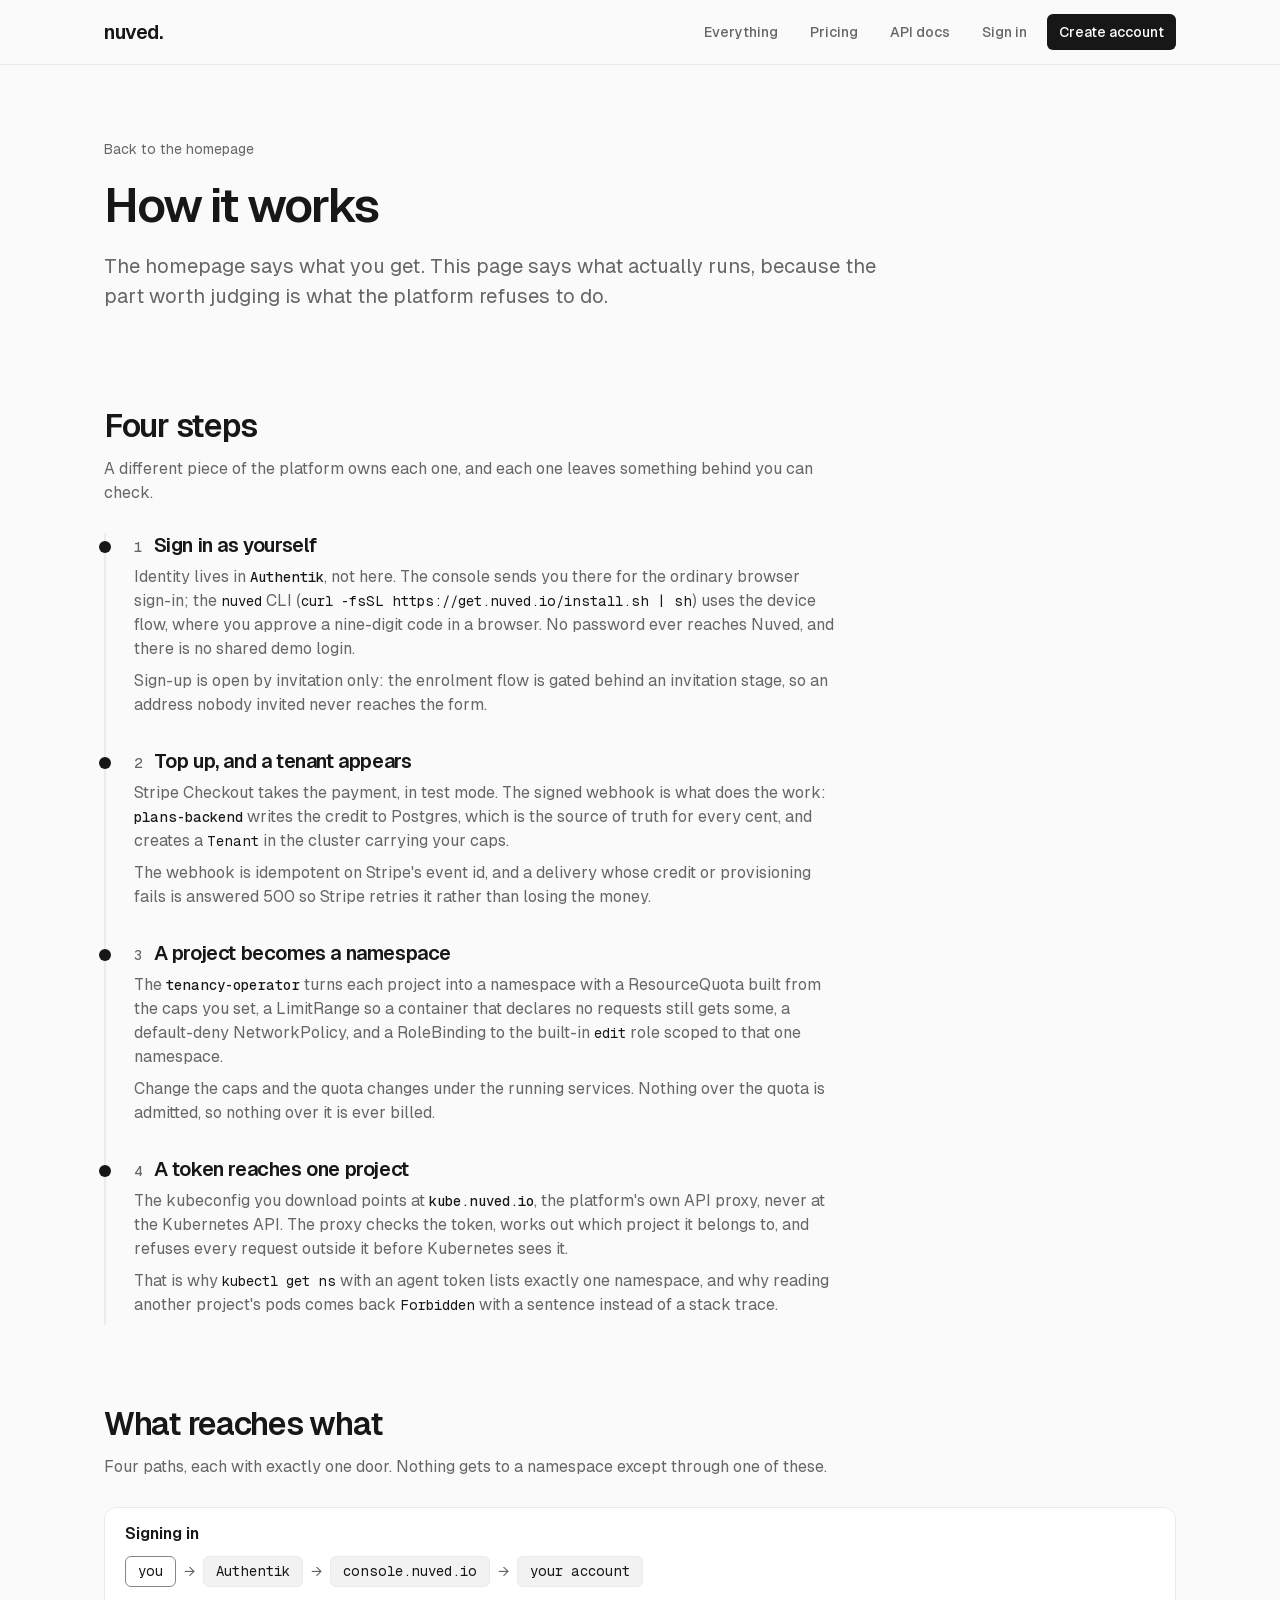
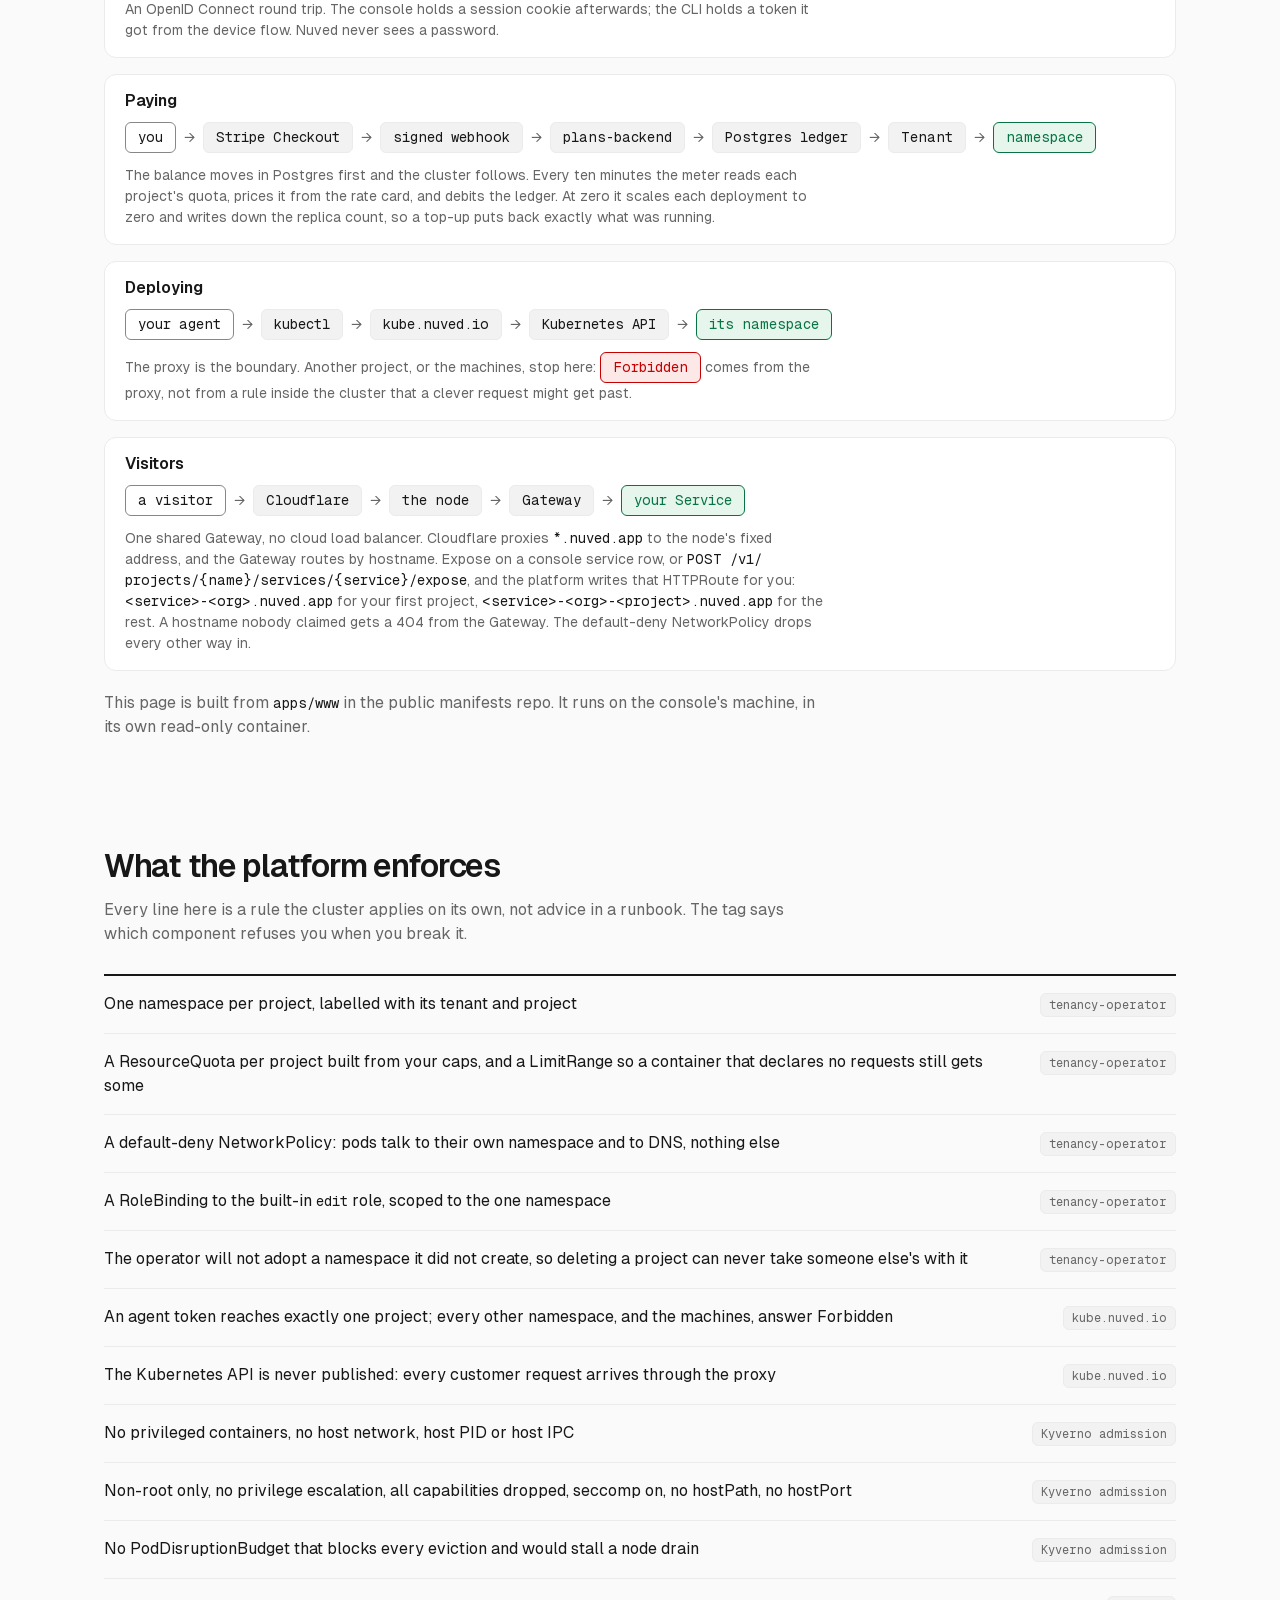
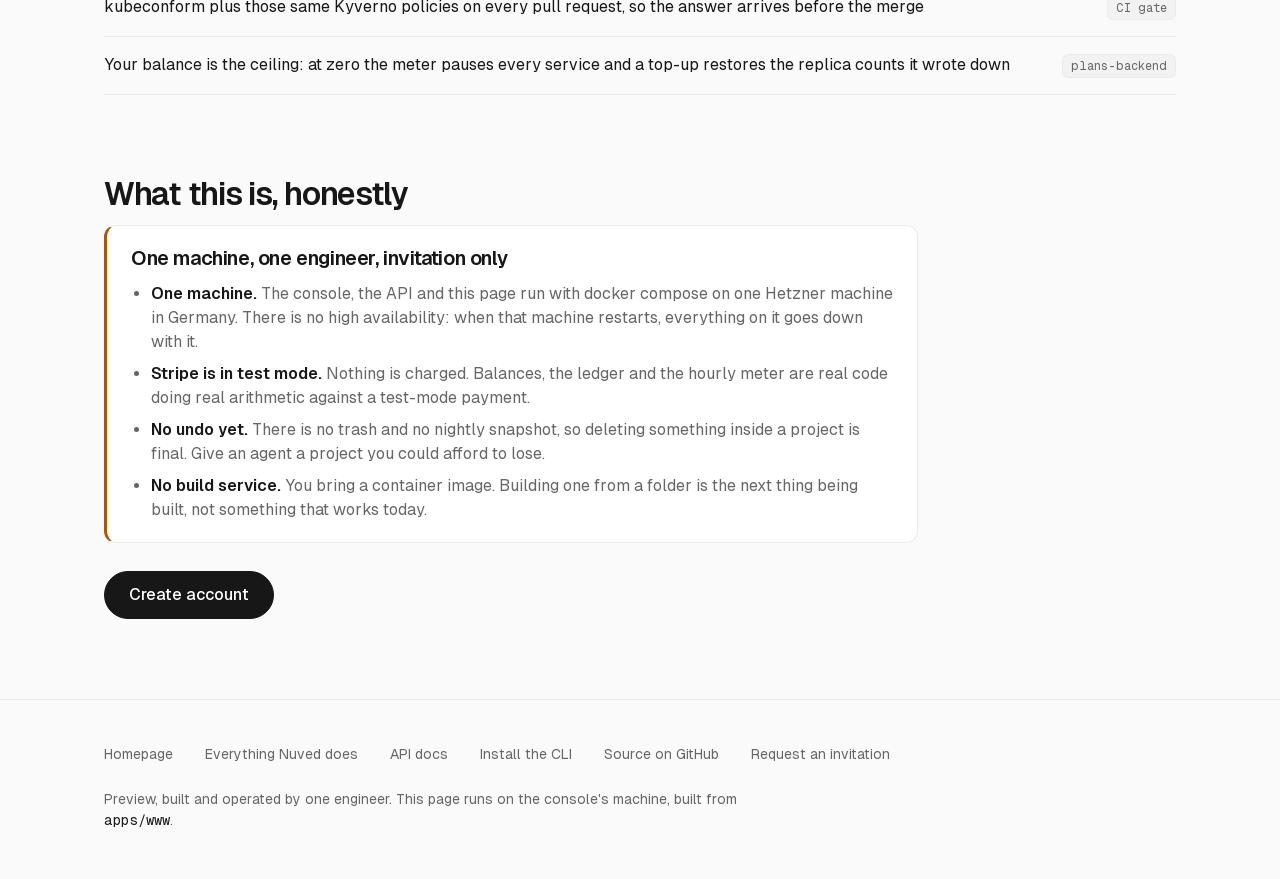
<file: apps/www/how-it-works.html>
<!doctype html>
<html lang="en">
<head>
<meta charset="utf-8">
<meta name="viewport" content="width=device-width, initial-scale=1">
<title>How Nuved works</title>
<meta name="description" content="What actually runs behind a Nuved project: who signs you in, what a top-up creates, how an agent token reaches one namespace and nothing else, and which rules the cluster refuses to break.">
<meta name="color-scheme" content="light dark">
<link rel="icon" href="data:image/svg+xml,%3Csvg xmlns='http://www.w3.org/2000/svg' viewBox='0 0 32 32'%3E%3Crect width='32' height='32' rx='6' fill='%230B5563'/%3E%3Cpath d='M9 23V9l14 14V9' stroke='%23fff' stroke-width='3' fill='none' stroke-linecap='square'/%3E%3C/svg%3E">
<link rel="stylesheet" href="styles/tokens.css">
<style>
/* Every value comes from styles/tokens.css, the console's tokens under the console's names,
   which render.sh writes into this page in place of the <link> above. Geist Sans and Geist
   Mono (Vercel, SIL Open Font License 1.1) are served from this origin: see README.md.
   Light is the default; a dark system gets dark. */
*{box-sizing:border-box}
html{-webkit-text-size-adjust:100%}
body{
  margin:0; background:var(--color-ground); color:var(--color-text);
  font-family:var(--font-sans); font-size:var(--text-m); line-height:var(--leading-body);
  -webkit-font-smoothing:antialiased;
}
code,.mono{font-family:var(--font-mono); font-variant-ligatures:none; font-variant-numeric:tabular-nums}
/* code inside a sentence: one step smaller than the words, in ink; a token too long for a line breaks rather than widen the page */
code{font-size:var(--text-s); color:var(--color-text); overflow-wrap:break-word}
.where code{font-size:inherit; color:inherit}
.nw{white-space:nowrap}
a{color:var(--color-link)}
a:hover{color:var(--color-link-hover)}
:focus-visible{outline:var(--size-focus) solid var(--color-focus); outline-offset:var(--size-focus)}
.wrap{max-width:var(--size-site); margin:0 auto; padding-inline:var(--space-6)}
h1,h2,h3{margin:0; font-weight:var(--font-weight-semibold); line-height:var(--leading-tight); text-wrap:balance}
h1{font-size:var(--text-4xl); letter-spacing:var(--tracking-tighter)}
h2{font-size:var(--text-2xl); letter-spacing:var(--tracking-tighter); margin-bottom:var(--space-3)}
h3{font-size:var(--text-l); letter-spacing:var(--tracking-tight)}
p{margin:0 0 var(--space-4)}

/* top bar: the wordmark in ink, the nav in the app's 6 px shape, one ink button */
.top{border-bottom:var(--size-border) solid var(--color-line); background:var(--color-ground)}
.top .wrap{display:flex; flex-wrap:wrap; align-items:center; gap:var(--space-2) var(--space-6); padding-block:var(--space-3)}
.mark{display:inline-flex; align-items:center; min-height:var(--size-target); font-size:var(--text-l); font-weight:var(--font-weight-semibold); letter-spacing:var(--tracking-tight); color:var(--color-text); text-decoration:none}
.mark:hover{color:var(--color-text)}
.top nav{display:flex; flex-wrap:wrap; align-items:center; gap:var(--space-1) var(--space-2); margin-left:auto}
.top nav a{display:inline-flex; align-items:center; min-height:var(--size-target-nav); padding:0 var(--space-3); border-radius:var(--radius-m); font-size:var(--text-s); font-weight:var(--font-weight-medium); color:var(--color-text-dim); text-decoration:none; transition:background-color var(--duration-fast) var(--easing-standard)}
.top nav a:hover{color:var(--color-text); background:var(--color-ghost)}
.top nav a.go{background:var(--color-brand); color:var(--color-on-brand)}
.top nav a.go:hover{background:var(--color-brand-hover); color:var(--color-on-brand)}

.lead{padding-top:var(--space-16)}
.back{display:inline-flex; align-items:center; min-height:var(--size-target); font-size:var(--text-s); color:var(--color-text-dim); text-decoration:none}
.back:hover{color:var(--color-text)}
.lead h1{margin:var(--space-2) 0 var(--space-4); max-width:20ch}
.lead p{font-size:var(--text-l); color:var(--color-text-dim); max-width:62ch}

section{padding-top:var(--space-20)}
.kicker{color:var(--color-text-dim); max-width:66ch; margin:0 0 var(--space-7)}
.kicker.after{margin-top:var(--space-2)}

/* the numbered rail: one hairline, an ink dot per step */
.rail{list-style:none; margin:0; padding:0; border-left:var(--size-border-strong) solid var(--color-line); max-width:74ch}
.rail li{position:relative; padding:0 0 var(--space-8) var(--space-7)}
.rail li:last-child{padding-bottom:var(--space-2)}
.rail li::before{content:""; position:absolute; left:calc((var(--size-swatch) + var(--size-border-strong)) / -2); top:var(--space-2); width:var(--size-swatch); height:var(--size-swatch); background:var(--color-text); border-radius:var(--radius-pill)}
.step-n{font-family:var(--font-mono); font-variant-ligatures:none; font-size:var(--text-s); font-weight:var(--font-weight-medium); color:var(--color-text-dim); margin-right:var(--space-3)}
.rail p{margin:var(--space-2) 0 0; color:var(--color-text-dim); max-width:64ch}
.by{font-family:var(--font-mono); font-variant-ligatures:none; font-size:var(--text-s); font-weight:var(--font-weight-medium); color:var(--color-text)}

/* the flow diagram, built from boxes so it reflows instead of scaling down */
.flow{display:flex; flex-direction:column; gap:var(--space-4); margin:0 0 var(--space-5)}
.lane{margin:0; background:var(--color-surface); border:var(--size-border) solid var(--color-line); border-radius:var(--radius-l); padding:var(--space-4) var(--space-5)}
.lane h3{font-size:var(--text-m); letter-spacing:0; margin-bottom:var(--space-3)}
.chain{display:flex; flex-wrap:wrap; align-items:center; gap:var(--space-2); margin:0; padding:0; list-style:none}
.chain li{display:flex; align-items:center; gap:var(--space-2)}
.node{display:inline-block; border:var(--size-border) solid var(--color-line); border-radius:var(--radius-m); padding:var(--space-1) var(--space-3);
  font-family:var(--font-mono); font-variant-ligatures:none; font-size:var(--text-s); background:var(--color-sunken); color:var(--color-text); white-space:nowrap}
.node.you{border-color:var(--color-line-control); background:var(--color-surface)}
.node.wall{border-color:var(--color-ok); color:var(--color-ok); background:var(--color-ok-bg)}
.node.stop{border-color:var(--color-bad); color:var(--color-bad); background:var(--color-bad-bg)}
.hop{color:var(--color-text-dim); font-size:var(--text-s); flex:none}
.lane figcaption{font-size:var(--text-s); color:var(--color-text-dim); margin-top:var(--space-3); max-width:70ch}

/* the ledger of rules: ink rule on top, hairlines between, the tag in mono */
.enforced{list-style:none; margin:0; padding:0; border-top:var(--size-border-strong) solid var(--color-text)}
.enforced li{display:flex; flex-wrap:wrap; gap:var(--space-2) var(--space-4); align-items:baseline; justify-content:space-between;
  padding:var(--space-4) 0; border-bottom:var(--size-border) solid var(--color-line)}
.enforced li > span:first-child{flex:1 1 24ch; min-width:0}
.where{display:inline-flex; align-items:center; gap:var(--space-1); min-height:var(--size-chip); padding:0 var(--space-2); flex:none;
  font-family:var(--font-mono); font-variant-ligatures:none; font-size:var(--text-xs); color:var(--color-text-dim); background:var(--color-sunken);
  border:var(--size-border) solid var(--color-line); border-radius:var(--radius-s); white-space:nowrap}
.where a{display:inline-flex; align-items:center; min-height:var(--size-chip)}

.note{background:var(--color-surface); border:var(--size-border) solid var(--color-line); border-left:var(--size-step) solid var(--color-line-control);
  border-radius:var(--radius-l); padding:var(--space-5) var(--space-6); max-width:74ch}
.note h3{margin-bottom:var(--space-3)}
.note ul{margin:0; padding-left:var(--space-5); color:var(--color-text-dim)}
.note li{margin-bottom:var(--space-2)}
.note li:last-child{margin-bottom:0}
.note b{color:var(--color-text); font-weight:var(--font-weight-semibold)}
.warn{border-left-color:var(--color-warn)}
/* the marketing pill: the homepage's shape for its one call to action */
.btn{display:inline-flex; align-items:center; justify-content:center; text-align:center;
  min-height:var(--space-12); padding:0 var(--space-6); border-radius:var(--radius-pill); font-size:var(--text-m); font-weight:var(--font-weight-medium);
  text-decoration:none; border:var(--size-border) solid var(--color-brand); background:var(--color-brand); color:var(--color-on-brand);
  transition:background-color var(--duration-fast) var(--easing-standard), border-color var(--duration-fast) var(--easing-standard)}
.btn:hover{background:var(--color-brand-hover); border-color:var(--color-brand-hover); color:var(--color-on-brand)}
.cta{display:flex; flex-wrap:wrap; gap:var(--space-3); margin-top:var(--space-7)}

footer{margin-top:var(--space-20); border-top:var(--size-border) solid var(--color-line); background:var(--color-ground); padding:var(--space-8) 0 var(--space-12)}
footer ul{list-style:none; margin:0 0 var(--space-3); padding:0; display:flex; flex-wrap:wrap; gap:var(--space-1) var(--space-8)}
footer ul a{display:inline-block; padding:var(--space-3) 0; font-size:var(--text-s); color:var(--color-text-dim); text-decoration:none}
footer ul a:hover{color:var(--color-text); text-decoration:underline}
footer p{font-size:var(--text-s); color:var(--color-text-dim); margin:0; max-width:64ch}

@media (max-width:820px){
  h1{font-size:var(--text-2xl)}
  h2{font-size:var(--text-xl); letter-spacing:var(--tracking-tight)}
  .wrap{padding-inline:var(--space-4)}
  .lead{padding-top:var(--space-10)}
  section{padding-top:var(--space-16)}
  .node{font-size:var(--text-xs); padding:var(--space-1) var(--space-2); white-space:normal}
  .note{padding:var(--space-4) var(--space-5)}
  .cta .btn{width:100%}
}
@media (prefers-reduced-motion:reduce){*{transition:none !important; animation:none !important}}
</style>
</head>
<body>

<header class="top">
  <div class="wrap">
    <a class="mark" href="/">nuved<span>.</span></a>
    <nav aria-label="Sections">
      <a href="/features">Everything</a>
      <a href="/#pricing">Pricing</a>
      <a href="https://api.nuved.io/docs">API docs</a>
      <a href="https://console.nuved.io/login">Sign in</a>
      <a class="go" href="https://console.nuved.io/signup">Create account</a>
    </nav>
  </div>
</header>

<main>
  <div class="wrap">
    <div class="lead">
      <a class="back" href="/">Back to the homepage</a>
      <h1>How it works</h1>
      <p>The homepage says what you get. This page says what actually runs, because the part worth judging is what the platform refuses to do.</p>
    </div>

    <section id="steps">
      <h2>Four steps</h2>
      <p class="kicker">A different piece of the platform owns each one, and each one leaves something behind you can check.</p>
      <ol class="rail">
        <li>
          <h3><span class="step-n">1</span>Sign in as yourself</h3>
          <p>Identity lives in <span class="by">Authentik</span>, not here. The console sends you there for the ordinary browser sign-in; the <code>nuved</code> CLI (<code>curl <span class="nw">-fsSL</span> https://get.nuved.io/install.sh | sh</code>) uses the device flow, where you approve a nine-digit code in a browser. No password ever reaches Nuved, and there is no shared demo login.</p>
          <p>Sign-up is open by invitation only: the enrolment flow is gated behind an invitation stage, so an address nobody invited never reaches the form.</p>
        </li>
        <li>
          <h3><span class="step-n">2</span>Top up, and a tenant appears</h3>
          <p>Stripe Checkout takes the payment, in test mode. The signed webhook is what does the work: <span class="by">plans-backend</span> writes the credit to Postgres, which is the source of truth for every cent, and creates a <code>Tenant</code> in the cluster carrying your caps.</p>
          <p>The webhook is idempotent on Stripe's event id, and a delivery whose credit or provisioning fails is answered 500 so Stripe retries it rather than losing the money.</p>
        </li>
        <li>
          <h3><span class="step-n">3</span>A project becomes a namespace</h3>
          <p>The <span class="by">tenancy-operator</span> turns each project into a namespace with a ResourceQuota built from the caps you set, a LimitRange so a container that declares no requests still gets some, a default-deny NetworkPolicy, and a RoleBinding to the built-in <code>edit</code> role scoped to that one namespace.</p>
          <p>Change the caps and the quota changes under the running services. Nothing over the quota is admitted, so nothing over it is ever billed.</p>
        </li>
        <li>
          <h3><span class="step-n">4</span>A token reaches one project</h3>
          <p>The kubeconfig you download points at <span class="by">kube.nuved.io</span>, the platform's own API proxy, never at the Kubernetes API. The proxy checks the token, works out which project it belongs to, and refuses every request outside it before Kubernetes sees it.</p>
          <p>That is why <code>kubectl get ns</code> with an agent token lists exactly one namespace, and why reading another project's pods comes back <code>Forbidden</code> with a sentence instead of a stack trace.</p>
        </li>
      </ol>
    </section>

    <section id="paths">
      <h2>What reaches what</h2>
      <p class="kicker">Four paths, each with exactly one door. Nothing gets to a namespace except through one of these.</p>
      <div class="flow">
        <figure class="lane">
          <h3>Signing in</h3>
          <ul class="chain">
            <li><span class="node you">you</span><span class="hop">&rarr;</span></li>
            <li><span class="node">Authentik</span><span class="hop">&rarr;</span></li>
            <li><span class="node">console.nuved.io</span><span class="hop">&rarr;</span></li>
            <li><span class="node">your account</span></li>
          </ul>
          <figcaption>An OpenID Connect round trip. The console holds a session cookie afterwards; the CLI holds a token it got from the device flow. Nuved never sees a password.</figcaption>
        </figure>
        <figure class="lane">
          <h3>Paying</h3>
          <ul class="chain">
            <li><span class="node you">you</span><span class="hop">&rarr;</span></li>
            <li><span class="node">Stripe Checkout</span><span class="hop">&rarr;</span></li>
            <li><span class="node">signed webhook</span><span class="hop">&rarr;</span></li>
            <li><span class="node">plans-backend</span><span class="hop">&rarr;</span></li>
            <li><span class="node">Postgres ledger</span><span class="hop">&rarr;</span></li>
            <li><span class="node">Tenant</span><span class="hop">&rarr;</span></li>
            <li><span class="node wall">namespace</span></li>
          </ul>
          <figcaption>The balance moves in Postgres first and the cluster follows. Every ten minutes the meter reads each project's quota, prices it from the rate card, and debits the ledger. At zero it scales each deployment to zero and writes down the replica count, so a top-up puts back exactly what was running.</figcaption>
        </figure>
        <figure class="lane">
          <h3>Deploying</h3>
          <ul class="chain">
            <li><span class="node you">your agent</span><span class="hop">&rarr;</span></li>
            <li><span class="node">kubectl</span><span class="hop">&rarr;</span></li>
            <li><span class="node">kube.nuved.io</span><span class="hop">&rarr;</span></li>
            <li><span class="node">Kubernetes API</span><span class="hop">&rarr;</span></li>
            <li><span class="node wall">its namespace</span></li>
          </ul>
          <figcaption>The proxy is the boundary. Another project, or the machines, stop here: <span class="node stop">Forbidden</span> comes from the proxy, not from a rule inside the cluster that a clever request might get past.</figcaption>
        </figure>
        <figure class="lane">
          <h3>Visitors</h3>
          <ul class="chain">
            <li><span class="node you">a visitor</span><span class="hop">&rarr;</span></li>
            <li><span class="node">Cloudflare</span><span class="hop">&rarr;</span></li>
            <li><span class="node">the node</span><span class="hop">&rarr;</span></li>
            <li><span class="node">Gateway</span><span class="hop">&rarr;</span></li>
            <li><span class="node wall">your Service</span></li>
          </ul>
          <figcaption>One shared Gateway, no cloud load balancer. Cloudflare proxies <code>*.nuved.app</code> to the node's fixed address, and the Gateway routes by hostname. Expose on a console service row, or <code>POST /v1/<wbr>projects/<wbr>{name}/<wbr>services/<wbr>{service}/<wbr>expose</code>, and the platform writes that HTTPRoute for you: <code>&lt;service&gt;-&lt;org&gt;.nuved.app</code> for your first project, <code>&lt;service&gt;-&lt;org&gt;-&lt;project&gt;.nuved.app</code> for the rest. A hostname nobody claimed gets a 404 from the Gateway. The default-deny NetworkPolicy drops every other way in.</figcaption>
        </figure>
      </div>
      <p class="kicker after">This page is built from <code>apps/www</code> in the public manifests repo. It runs on the console's machine, in its own read-only container.</p>
    </section>

    <section id="enforced">
      <h2>What the platform enforces</h2>
      <p class="kicker">Every line here is a rule the cluster applies on its own, not advice in a runbook. The tag says which component refuses you when you break it.</p>
      <ul class="enforced">
        <li><span>One namespace per project, labelled with its tenant and project</span><span class="where">tenancy-operator</span></li>
        <li><span>A ResourceQuota per project built from your caps, and a LimitRange so a container that declares no requests still gets some</span><span class="where">tenancy-operator</span></li>
        <li><span>A default-deny NetworkPolicy: pods talk to their own namespace and to DNS, nothing else</span><span class="where">tenancy-operator</span></li>
        <li><span>A RoleBinding to the built-in <code>edit</code> role, scoped to the one namespace</span><span class="where">tenancy-operator</span></li>
        <li><span>The operator will not adopt a namespace it did not create, so deleting a project can never take someone else's with it</span><span class="where">tenancy-operator</span></li>
        <li><span>An agent token reaches exactly one project; every other namespace, and the machines, answer Forbidden</span><span class="where">kube.nuved.io</span></li>
        <li><span>The Kubernetes API is never published: every customer request arrives through the proxy</span><span class="where">kube.nuved.io</span></li>
        <li><span>No privileged containers, no host network, host PID or host IPC</span><span class="where">Kyverno admission</span></li>
        <li><span>Non-root only, no privilege escalation, all capabilities dropped, seccomp on, no hostPath, no hostPort</span><span class="where">Kyverno admission</span></li>
        <li><span>No PodDisruptionBudget that blocks every eviction and would stall a node drain</span><span class="where">Kyverno admission</span></li>
        <li><span>kubeconform plus those same Kyverno policies on every pull request, so the answer arrives before the merge</span><span class="where">CI gate</span></li>
        <li><span>Your balance is the ceiling: at zero the meter pauses every service and a top-up restores the replica counts it wrote down</span><span class="where">plans-backend</span></li>
      </ul>
    </section>

    <section id="honest">
      <h2>What this is, honestly</h2>
      <div class="note warn">
        <h3>One machine, one engineer, invitation only</h3>
        <ul>
          <li><b>One machine.</b> The console, the API and this page run with docker compose on one Hetzner machine in Germany. There is no high availability: when that machine restarts, everything on it goes down with it.</li>
          <li><b>Stripe is in test mode.</b> Nothing is charged. Balances, the ledger and the hourly meter are real code doing real arithmetic against a test-mode payment.</li>
          <li><b>No undo yet.</b> There is no trash and no nightly snapshot, so deleting something inside a project is final. Give an agent a project you could afford to lose.</li>
          <li><b>No build service.</b> You bring a container image. Building one from a folder is the next thing being built, not something that works today.</li>
        </ul>
      </div>
      <div class="cta">
        <a class="btn" href="https://console.nuved.io/signup">Create account</a>
      </div>
    </section>
  </div>
</main>

<footer>
  <div class="wrap">
    <ul>
      <li><a href="/">Homepage</a></li>
      <li><a href="/features">Everything Nuved does</a></li>
      <li><a href="https://api.nuved.io/docs">API docs</a></li>
      <li><a href="https://get.nuved.io/">Install the CLI</a></li>
      <li><a href="https://github.com/nuved/platform-gitops">Source on GitHub</a></li>
      <li><a href="mailto:hello@nuved.io?subject=Invitation%20to%20the%20Nuved%20preview">Request an invitation</a></li>
    </ul>
    <p>Preview, built and operated by one engineer. This page runs on the console's machine, built from <code>apps/www</code>.</p>
  </div>
</footer>

</body>
</html>
</file>
<file: apps/www/styles/tokens.css>
/* nuved design tokens v2: Geist on white (from the operator's DESIGN-vercel.md, 2026-10-25).
   Same token names as design/tokens.css in plans-backend and nuved-desktop, so the Tailwind theme,
   the shadcn components and every screen keep their class names; only the values change.
   Light is the default (Vercel is light first). data-theme="dark" on <html> or any element pins dark;
   without it the system preference picks. A media query cannot read a variable, so the phone values
   repeat breakpoint.sm (600px).

   Changes against v1, in words: one near-black ink carries text, the primary button, the selected
   thing and the focus ring's companion; the hairline (#ebebeb) separates everything; blue is for links
   and the focus ring only; state colours are words first; the agent mark is the one violet; the mesh
   gradient of Vercel's hero exists only on the homepage hero, never in a product screen.

   2026-10-26, the build (T-20261025-07): design/tokens.json took these values and this file took
   back what the build changed, so the record and tokens.json agree (notes-build.md maps every name):
   radius names by role, 2026-10-26 brain ruling (s and m 6px, l 12px for cards, xl 16px for dialogs
   and sheets; the mocks moved their cards from radius-m to radius-l, so they draw as before);
   line-control #878787 (#8f8f8f was 2.89:1 on sunken, where fields sit); term-add-word and
   term-del-word are the backgrounds behind changed words in a diff, as the console draws them;
   the column widths of review fix 8; breakpoint lg and wide stay the console's 1100 and 1280;
   the phone block restates the console's phone layout; shadow-float is in tokens.json too
   (shadow.float), for the Mac's menus and sheet; no console page uses it. */

:root {
  --font-sans: "Geist", -apple-system, BlinkMacSystemFont, "Segoe UI", Roboto, Arial, sans-serif;
  --font-mono: "Geist Mono", ui-monospace, SFMono-Regular, Menlo, Consolas, monospace;
  --font-weight-regular: 400;
  --font-weight-medium: 500;
  --font-weight-semibold: 600;
  --font-weight-bold: 600;             /* Geist's weight is binary: 600 for headings, 500 for labels */
  --text-xs: 12px;
  --text-s: 14px;
  --text-m: 16px;
  --text-l: 20px;
  --text-xl: 24px;
  --text-2xl: 32px;
  --text-3xl: 40px;
  --text-4xl: 48px;
  --text-5xl: 56px;
  --leading-body: 1.5;
  --leading-tight: 1.2;
  --leading-log: 24px;
  --tracking-tight: -0.02em;           /* headings from text-l up */
  --tracking-tighter: -0.04em;         /* display: 2xl and up; Geist is set tight at size */
  --tracking-label: 0;                 /* no letter-spacing play on labels; mono eyebrows stay at 0 */
  --space-1: 4px;
  --space-2: 8px;
  --space-3: 12px;
  --space-4: 16px;
  --space-5: 20px;
  --space-6: 24px;
  --space-7: 28px;
  --space-8: 32px;
  --space-10: 40px;
  --space-12: 48px;
  --space-16: 64px;
  --space-20: 80px;
  --space-24: 96px;
  --space-unit: 4px;
  --size-target: 40px;
  --size-target-nav: 36px;
  --size-chip: 24px;
  --size-check: 24px;
  --size-pip: 8px;
  --size-swatch: 12px;
  --size-meter: 8px;
  --size-border: 1px;
  --size-border-strong: 2px;
  --size-step: 3px;
  --size-focus: 2px;
  --size-log-time: 80px;
  --size-log-source: 136px;
  --size-log-level: 56px;
  --size-activity-when: 64px;
  --size-col-id: 64px;                 /* a data table's id column: review fix 8 */
  --size-col-status: 120px;            /* its status column: the widest pill with room */
  --size-col-updated: 104px;           /* its updated or published column */
  --size-gutter: 40px;
  --size-sidebar: 232px;
  --size-dialog: 480px;
  --size-page: 1240px;
  --size-site: 1120px;
  --size-measure: 60ch;
  --size-org: 32px;
  --size-org-max: 120px;
  --size-palette: 560px;
  --size-palette-list: 360px;
  --size-palette-input: 48px;
  --size-drawer: 300px;
  --size-chart: 152px;
  --size-chart-axis: 56px;
  --size-field-short: 72px;
  --size-step-mark: 20px;
  --size-people-projects: 166px;
  /* radius names by role, 2026-10-26 brain ruling: the console's names keep their roles */
  --radius-s: 6px;                     /* small parts: kbd, swatches, bars, skeleton bones */
  --radius-m: 6px;                     /* controls: buttons, inputs, chips, nav rows */
  --radius-l: 12px;                    /* cards, code blocks, the drawer's inner panels */
  --radius-xl: 16px;                   /* dialogs and sheets, the one large panel */
  --radius-pill: 999px;                /* pills and the avatar */
  --duration-fast: 150ms;
  --duration-base: 200ms;
  --easing-standard: cubic-bezier(0.2, 0, 0, 1);
  --breakpoint-sm: 600px;
  --breakpoint-stack: 720px;
  --breakpoint-md: 900px;
  --breakpoint-lg: 1100px;             /* the console's: layout is not the look's */
  --breakpoint-wide: 1280px;

  /* colour, light (the default) */
  --color-ground: #fafafa;             /* the canvas */
  --color-surface: #ffffff;            /* cards, the drawer, inputs, code */
  --color-sunken: #f2f2f2;             /* the sidebar's selected row's ground, wells, skeletons */
  --color-ghost: #f2f2f2;              /* idle pill and the ghost button under the pointer */
  --color-line: #ebebeb;               /* the hairline: every edge */
  --color-line-faint: #f2f2f2;         /* between rows inside a surface */
  --color-line-control: #878787;       /* names a field or button: 3.2:1 on sunken, 3.6:1 on white (Vercel's #ebebeb fails the floor; #8f8f8f was 2.9:1 on sunken) */
  --color-text: #171717;               /* ink */
  --color-text-dim: #666666;           /* captions, labels, secondary facts: 5.7:1 on white */
  --color-brand: #171717;              /* the primary button, the selected thing: ink, as Vercel's "Deploy" */
  --color-brand-hover: #383838;
  --color-on-brand: #ffffff;
  --color-brand-soft: #f2f2f2;         /* selected nav row, selected list row */
  --color-link: #0761d1;               /* links: Vercel's link-deep, 5.2:1 on white (#0070f3 is 4.0:1) */
  --color-link-hover: #0a4fa3;
  --color-focus: #0070f3;              /* the focus ring, 2px outside: a component, 3:1 is enough */
  --color-ok: #087443;                 /* a word in green, 5.8:1 on white */
  --color-ok-bg: #e6f6ec;
  --color-warn: #ab570a;               /* Vercel's warning-deep, 4.6:1 on white */
  --color-warn-bg: #ffefcf;            /* Vercel's warning-soft */
  --color-bad: #c50000;                /* Vercel's error-deep, 5.9:1 on white */
  --color-bad-bg: #fde8e8;
  --color-agent: #6b21a8;              /* the one violet: an agent's name, a build; 7.1:1 on white */
  --color-agent-bg: #efe7fa;
  --color-term-bg: #ffffff;
  --color-term-text: #171717;
  --color-term-dim: #666666;
  --color-term-source: #0761d1;
  --color-term-prompt: #6b21a8;
  --color-term-ok: #087443;
  --color-term-warn: #ab570a;
  --color-term-bad: #c50000;
  --color-term-err-bg: #fde8e8;
  --color-term-err-text: #c50000;
  --color-term-add-bg: #e6f6ec;
  --color-term-add-word: #badcca;      /* behind the changed words of an added line: term-add-bg with a fifth of ok */
  --color-term-del-bg: #fde8e8;
  --color-term-del-word: #f5c5c5;      /* behind the changed words of a removed line */
  --color-chart-1: #171717;
  --color-chart-2: #0761d1;
  --color-chart-3: #6b21a8;
  --color-chart-4: #0f766e;
  --color-chart-5: #ab570a;
  --color-chart-6: #be185d;
  --color-chart-forecast: #8a8a8a;           /* 3.3:1 on the canvas: a chart mark needs 3:1 */
  --color-scrim: rgba(0, 0, 0, 0.4);
  --shadow-float: 0 2px 2px rgba(0,0,0,0.04), 0 8px 16px -4px rgba(0,0,0,0.10); /* level 2 only: menus, popovers, the Mac sheet */
  color-scheme: light;
}

/* colour, dark (Geist's dark: black canvas, #ededed ink, hairline #2e2e2e). The same roles. */
@media (prefers-color-scheme: dark) {
  :root:not([data-theme="light"]) {
    --color-ground: #000000;
    --color-surface: #0a0a0a;
    --color-sunken: #111111;
    --color-ghost: #1a1a1a;
    --color-line: #2e2e2e;
    --color-line-faint: #1f1f1f;
    --color-line-control: #707070;
    --color-text: #ededed;
    --color-text-dim: #a1a1a1;
    --color-brand: #ededed;
    --color-brand-hover: #cccccc;
    --color-on-brand: #0a0a0a;
    --color-brand-soft: #1a1a1a;
    --color-link: #52a8ff;
    --color-link-hover: #7fc0ff;
    --color-focus: #52a8ff;
    --color-ok: #4ade80;
    --color-ok-bg: #0f2a1a;
    --color-warn: #f5a623;
    --color-warn-bg: #2d1f08;
    --color-bad: #ff6166;
    --color-bad-bg: #2d0c0e;
    --color-agent: #c4a5f5;
    --color-agent-bg: #221533;
    --color-term-bg: #0a0a0a;
    --color-term-text: #ededed;
    --color-term-dim: #a1a1a1;
    --color-term-source: #52a8ff;
    --color-term-prompt: #c4a5f5;
    --color-term-ok: #4ade80;
    --color-term-warn: #f5a623;
    --color-term-bad: #ff6166;
    --color-term-err-bg: #2d0c0e;
    --color-term-err-text: #ff6166;
    --color-term-add-bg: #0f2a1a;
    --color-term-add-word: #1d4a2d;
    --color-term-del-bg: #2d0c0e;
    --color-term-del-word: #542426;
    --color-chart-1: #ededed;
    --color-chart-2: #52a8ff;
    --color-chart-3: #c4a5f5;
    --color-chart-4: #2dd4bf;
    --color-chart-5: #f5a623;
    --color-chart-6: #f472b6;
    --color-chart-forecast: #707070;
    --color-scrim: rgba(0, 0, 0, 0.6);
    --shadow-float: 0 0 0 1px #2e2e2e, 0 8px 16px -4px rgba(0,0,0,0.6);
    color-scheme: dark;
  }
}
[data-theme="dark"] {
  --color-ground: #000000; --color-surface: #0a0a0a; --color-sunken: #111111; --color-ghost: #1a1a1a;
  --color-line: #2e2e2e; --color-line-faint: #1f1f1f; --color-line-control: #707070;
  --color-text: #ededed; --color-text-dim: #a1a1a1;
  --color-brand: #ededed; --color-brand-hover: #cccccc; --color-on-brand: #0a0a0a; --color-brand-soft: #1a1a1a;
  --color-link: #52a8ff; --color-link-hover: #7fc0ff; --color-focus: #52a8ff;
  --color-ok: #4ade80; --color-ok-bg: #0f2a1a; --color-warn: #f5a623; --color-warn-bg: #2d1f08; --color-bad: #ff6166; --color-bad-bg: #2d0c0e;
  --color-agent: #c4a5f5; --color-agent-bg: #221533;
  --color-term-bg: #0a0a0a; --color-term-text: #ededed; --color-term-dim: #a1a1a1; --color-term-source: #52a8ff; --color-term-prompt: #c4a5f5;
  --color-term-ok: #4ade80; --color-term-warn: #f5a623; --color-term-bad: #ff6166; --color-term-err-bg: #2d0c0e; --color-term-err-text: #ff6166;
  --color-term-add-bg: #0f2a1a; --color-term-add-word: #1d4a2d; --color-term-del-bg: #2d0c0e; --color-term-del-word: #542426;
  --color-chart-1: #ededed; --color-chart-2: #52a8ff; --color-chart-3: #c4a5f5; --color-chart-4: #2dd4bf; --color-chart-5: #f5a623; --color-chart-6: #f472b6; --color-chart-forecast: #707070;
  --color-scrim: rgba(0, 0, 0, 0.6); --shadow-float: 0 0 0 1px #2e2e2e, 0 8px 16px -4px rgba(0,0,0,0.6);
  color-scheme: dark;
}

/* phones: the ux floor's 16px body and 44px targets */
@media (width < 600px) {
  :root { --text-xs: 14px; --text-s: 16px; --size-target: 44px; --size-target-nav: 44px; --size-gutter: 16px; --size-chart-axis: 48px; --size-field-short: 88px; }
}

/* the two faces, variable, self-hosted (SIL OFL 1.1, Vercel + basement.studio) */
@font-face { font-family: "Geist"; src: url(../Geist-Variable.woff2) format("woff2"); font-weight: 100 900; font-display: swap; }
@font-face { font-family: "Geist Mono"; src: url(../GeistMono-Variable.woff2) format("woff2"); font-weight: 100 900; font-display: swap; }
</file>
